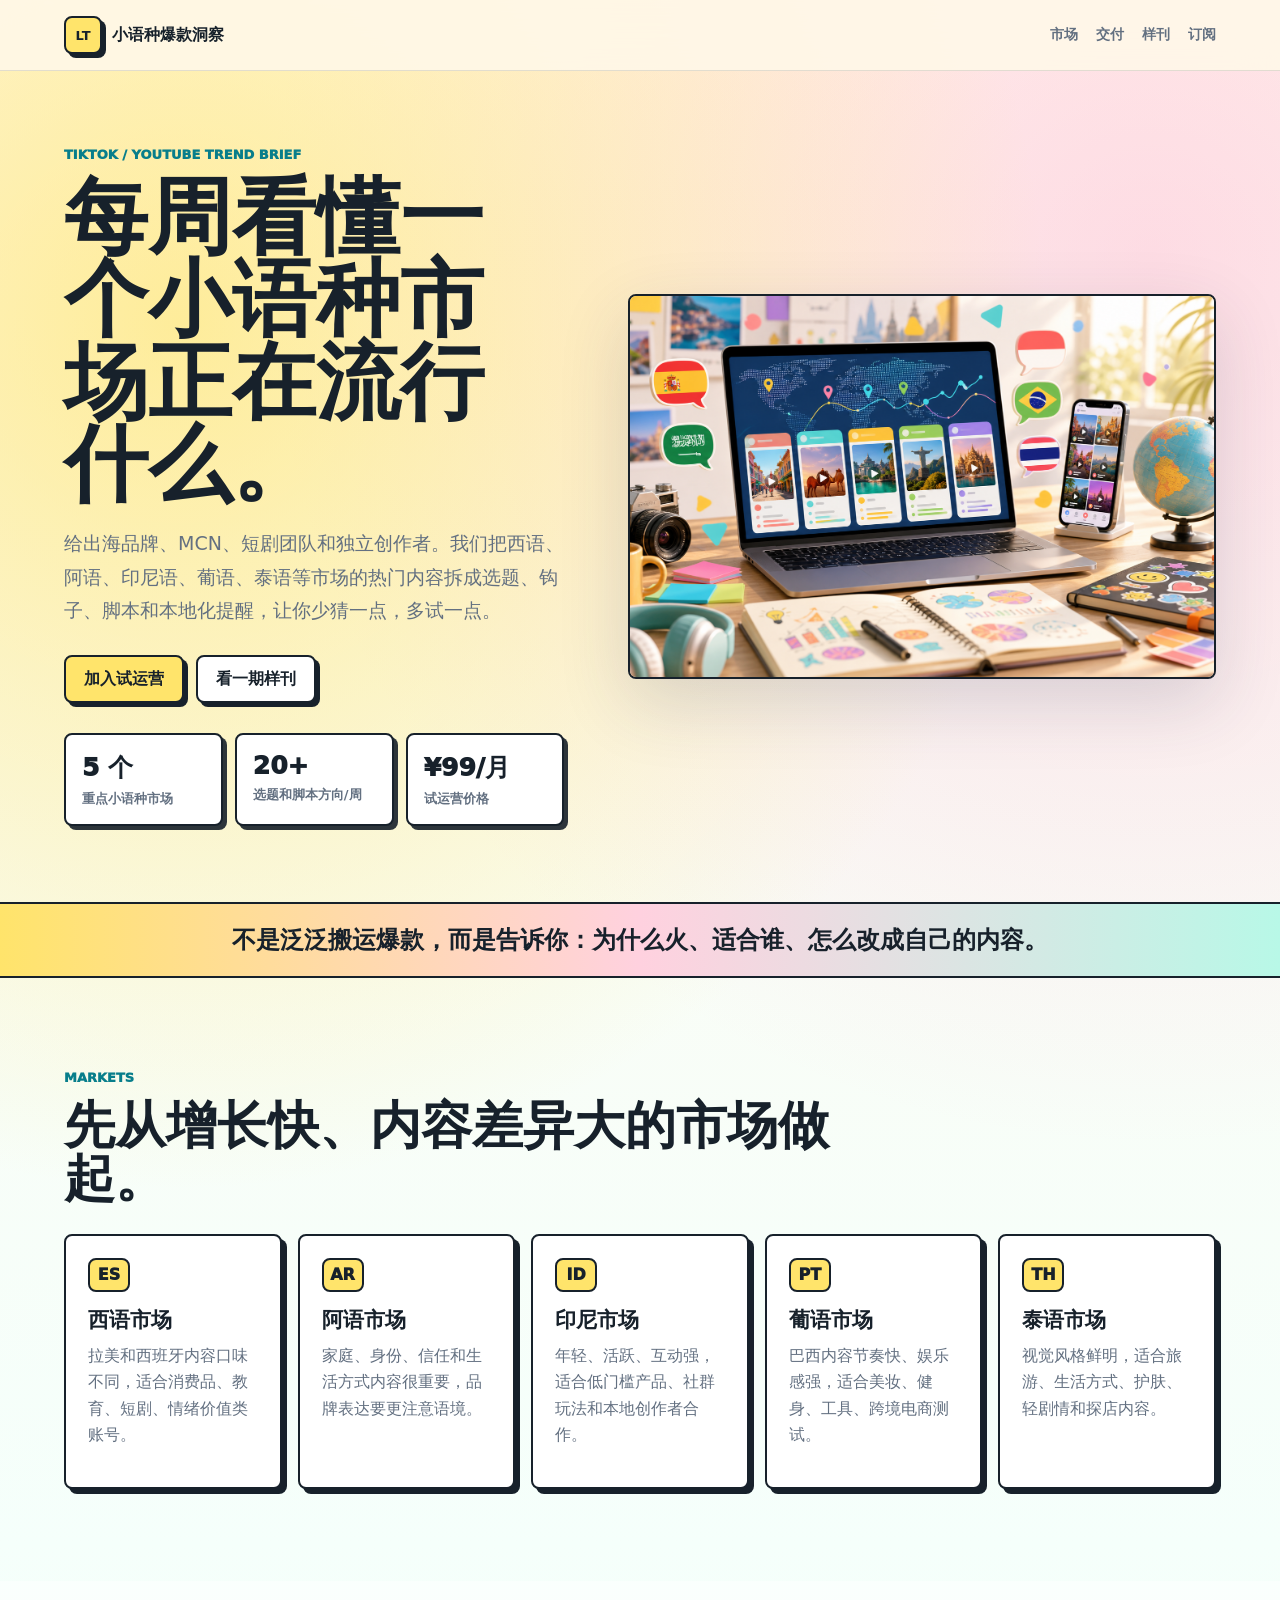
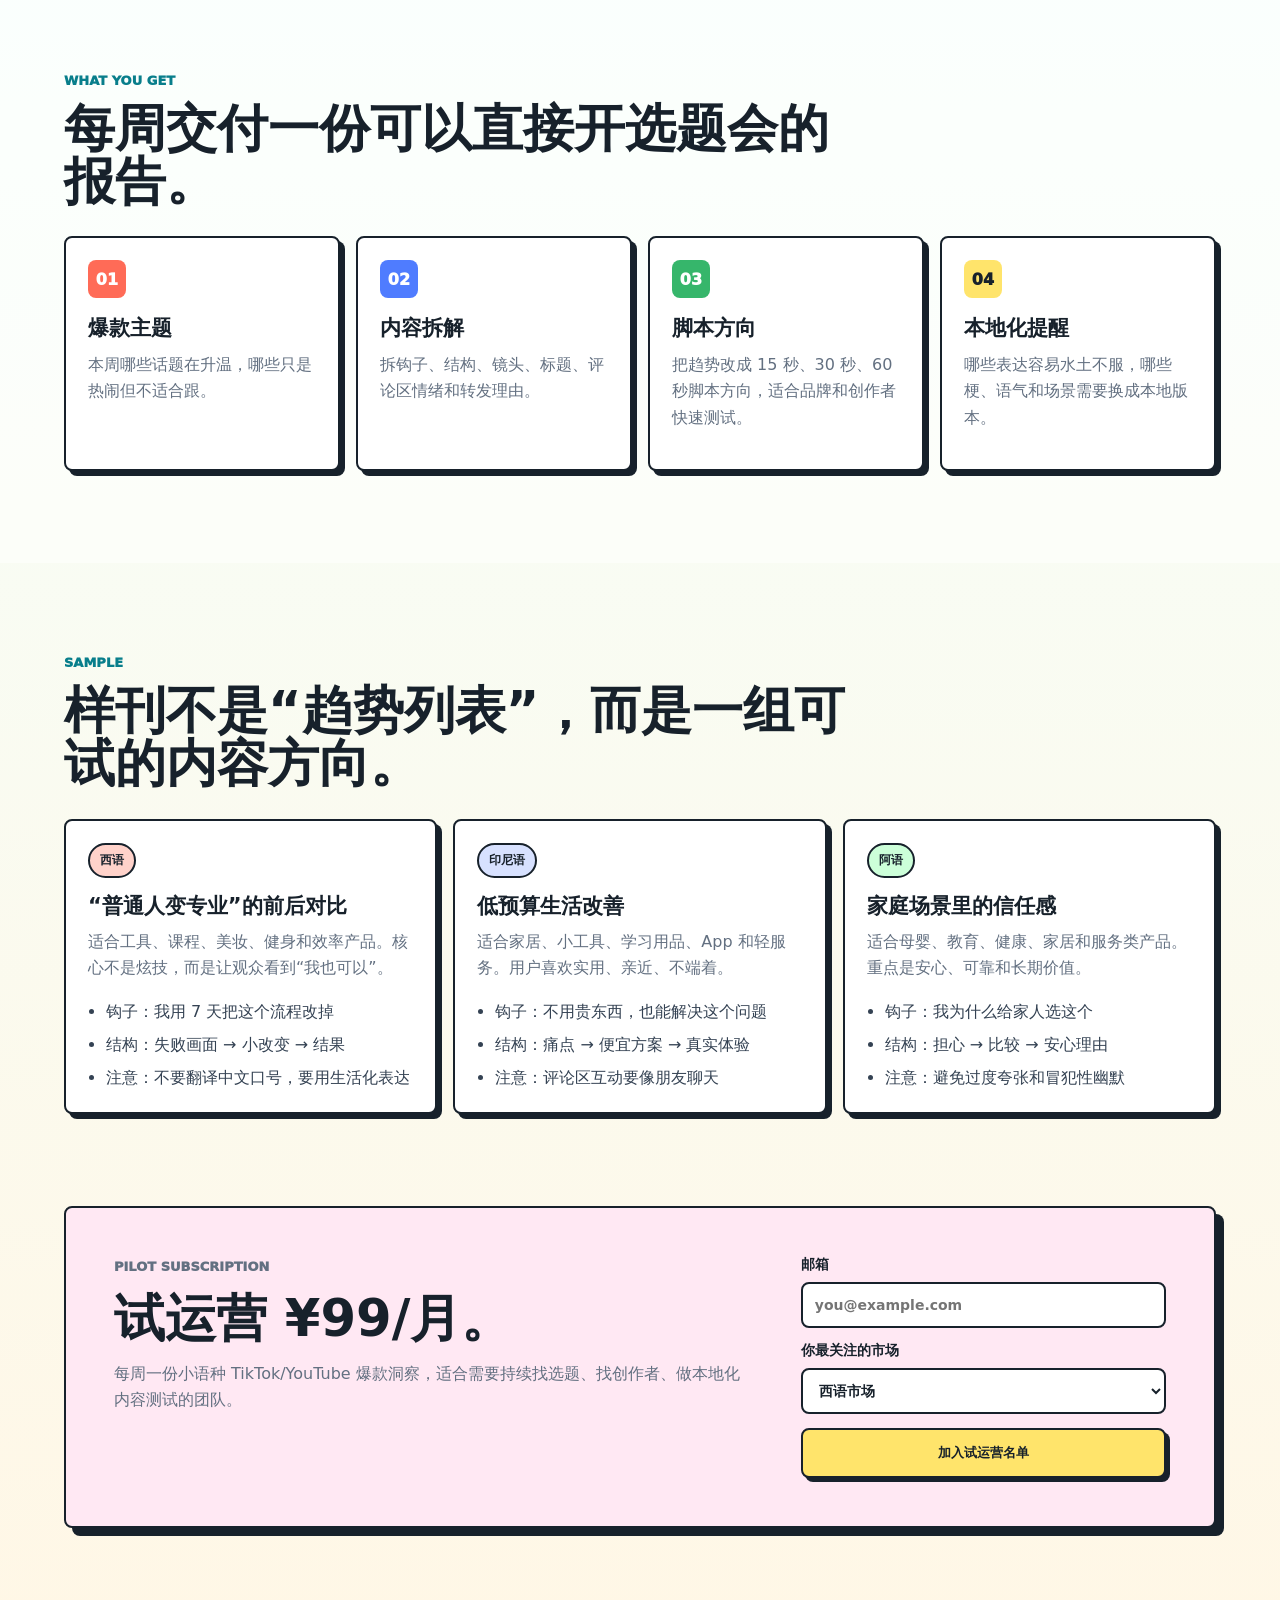
<file: index.html>
<!doctype html>
<html lang="zh-CN">
  <head>
    <meta charset="utf-8">
    <meta name="viewport" content="width=device-width, initial-scale=1">
    <title>小语种爆款洞察</title>
    <meta name="description" content="面向出海品牌、MCN、短剧团队和独立创作者的小语种 TikTok/YouTube 趋势订阅。">
    <link rel="stylesheet" href="styles.css">
  </head>
  <body>
    <header class="topbar">
      <a class="brand" href="index.html">
        <span class="brand-mark">LT</span>
        <span>小语种爆款洞察</span>
      </a>
      <nav class="nav">
        <a href="#markets">市场</a>
        <a href="#deliverables">交付</a>
        <a href="#sample">样刊</a>
        <a href="#subscribe">订阅</a>
      </nav>
    </header>

    <main>
      <section class="hero trend-hero">
        <div class="hero-copy">
          <p class="eyebrow">TikTok / YouTube Trend Brief</p>
          <h1>每周看懂一个小语种市场正在流行什么。</h1>
          <p class="lede">
            给出海品牌、MCN、短剧团队和独立创作者。我们把西语、阿语、印尼语、葡语、泰语等市场的热门内容拆成选题、钩子、脚本和本地化提醒，让你少猜一点，多试一点。
          </p>
          <div class="hero-actions">
            <a class="button primary" href="#subscribe">加入试运营</a>
            <a class="button secondary" href="issue-001.html">看一期样刊</a>
          </div>
          <dl class="metrics">
            <div><dt>5 个</dt><dd>重点小语种市场</dd></div>
            <div><dt>20+</dt><dd>选题和脚本方向/周</dd></div>
            <div><dt>¥99/月</dt><dd>试运营价格</dd></div>
          </dl>
        </div>
        <div class="hero-media">
          <img src="assets/language-trend-hero.png" alt="小语种短视频趋势工作台">
        </div>
      </section>

      <section class="sun-band">
        <p>不是泛泛搬运爆款，而是告诉你：为什么火、适合谁、怎么改成自己的内容。</p>
      </section>

      <section class="section" id="markets">
        <div class="section-heading">
          <p class="eyebrow">Markets</p>
          <h2>先从增长快、内容差异大的市场做起。</h2>
        </div>
        <div class="market-grid">
          <article><span>ES</span><h3>西语市场</h3><p>拉美和西班牙内容口味不同，适合消费品、教育、短剧、情绪价值类账号。</p></article>
          <article><span>AR</span><h3>阿语市场</h3><p>家庭、身份、信任和生活方式内容很重要，品牌表达要更注意语境。</p></article>
          <article><span>ID</span><h3>印尼市场</h3><p>年轻、活跃、互动强，适合低门槛产品、社群玩法和本地创作者合作。</p></article>
          <article><span>PT</span><h3>葡语市场</h3><p>巴西内容节奏快、娱乐感强，适合美妆、健身、工具、跨境电商测试。</p></article>
          <article><span>TH</span><h3>泰语市场</h3><p>视觉风格鲜明，适合旅游、生活方式、护肤、轻剧情和探店内容。</p></article>
        </div>
      </section>

      <section class="section bright" id="deliverables">
        <div class="section-heading">
          <p class="eyebrow">What You Get</p>
          <h2>每周交付一份可以直接开选题会的报告。</h2>
        </div>
        <div class="result-grid">
          <article><span>01</span><h3>爆款主题</h3><p>本周哪些话题在升温，哪些只是热闹但不适合跟。</p></article>
          <article><span>02</span><h3>内容拆解</h3><p>拆钩子、结构、镜头、标题、评论区情绪和转发理由。</p></article>
          <article><span>03</span><h3>脚本方向</h3><p>把趋势改成 15 秒、30 秒、60 秒脚本方向，适合品牌和创作者快速测试。</p></article>
          <article><span>04</span><h3>本地化提醒</h3><p>哪些表达容易水土不服，哪些梗、语气和场景需要换成本地版本。</p></article>
        </div>
      </section>

      <section class="section" id="sample">
        <div class="section-heading">
          <p class="eyebrow">Sample</p>
          <h2>样刊不是“趋势列表”，而是一组可试的内容方向。</h2>
        </div>
        <div class="opportunity-grid">
          <article class="opportunity">
            <span class="tag coral">西语</span>
            <h3>“普通人变专业”的前后对比</h3>
            <p>适合工具、课程、美妆、健身和效率产品。核心不是炫技，而是让观众看到“我也可以”。</p>
            <ul>
              <li>钩子：我用 7 天把这个流程改掉</li>
              <li>结构：失败画面 → 小改变 → 结果</li>
              <li>注意：不要翻译中文口号，要用生活化表达</li>
            </ul>
          </article>
          <article class="opportunity">
            <span class="tag blue">印尼语</span>
            <h3>低预算生活改善</h3>
            <p>适合家居、小工具、学习用品、App 和轻服务。用户喜欢实用、亲近、不端着。</p>
            <ul>
              <li>钩子：不用贵东西，也能解决这个问题</li>
              <li>结构：痛点 → 便宜方案 → 真实体验</li>
              <li>注意：评论区互动要像朋友聊天</li>
            </ul>
          </article>
          <article class="opportunity">
            <span class="tag green">阿语</span>
            <h3>家庭场景里的信任感</h3>
            <p>适合母婴、教育、健康、家居和服务类产品。重点是安心、可靠和长期价值。</p>
            <ul>
              <li>钩子：我为什么给家人选这个</li>
              <li>结构：担心 → 比较 → 安心理由</li>
              <li>注意：避免过度夸张和冒犯性幽默</li>
            </ul>
          </article>
        </div>
      </section>

      <section class="cta trend-cta" id="subscribe">
        <div>
          <p class="eyebrow">Pilot Subscription</p>
          <h2>试运营 ¥99/月。</h2>
          <p>每周一份小语种 TikTok/YouTube 爆款洞察，适合需要持续找选题、找创作者、做本地化内容测试的团队。</p>
        </div>
        <form class="signup">
          <label>邮箱 <input type="email" placeholder="you@example.com"></label>
          <label>你最关注的市场
            <select>
              <option>西语市场</option>
              <option>阿语市场</option>
              <option>印尼语市场</option>
              <option>葡语市场</option>
              <option>泰语市场</option>
              <option>多个市场都想看</option>
            </select>
          </label>
          <button type="button">加入试运营名单</button>
        </form>
      </section>
    </main>
  </body>
</html>
</file>
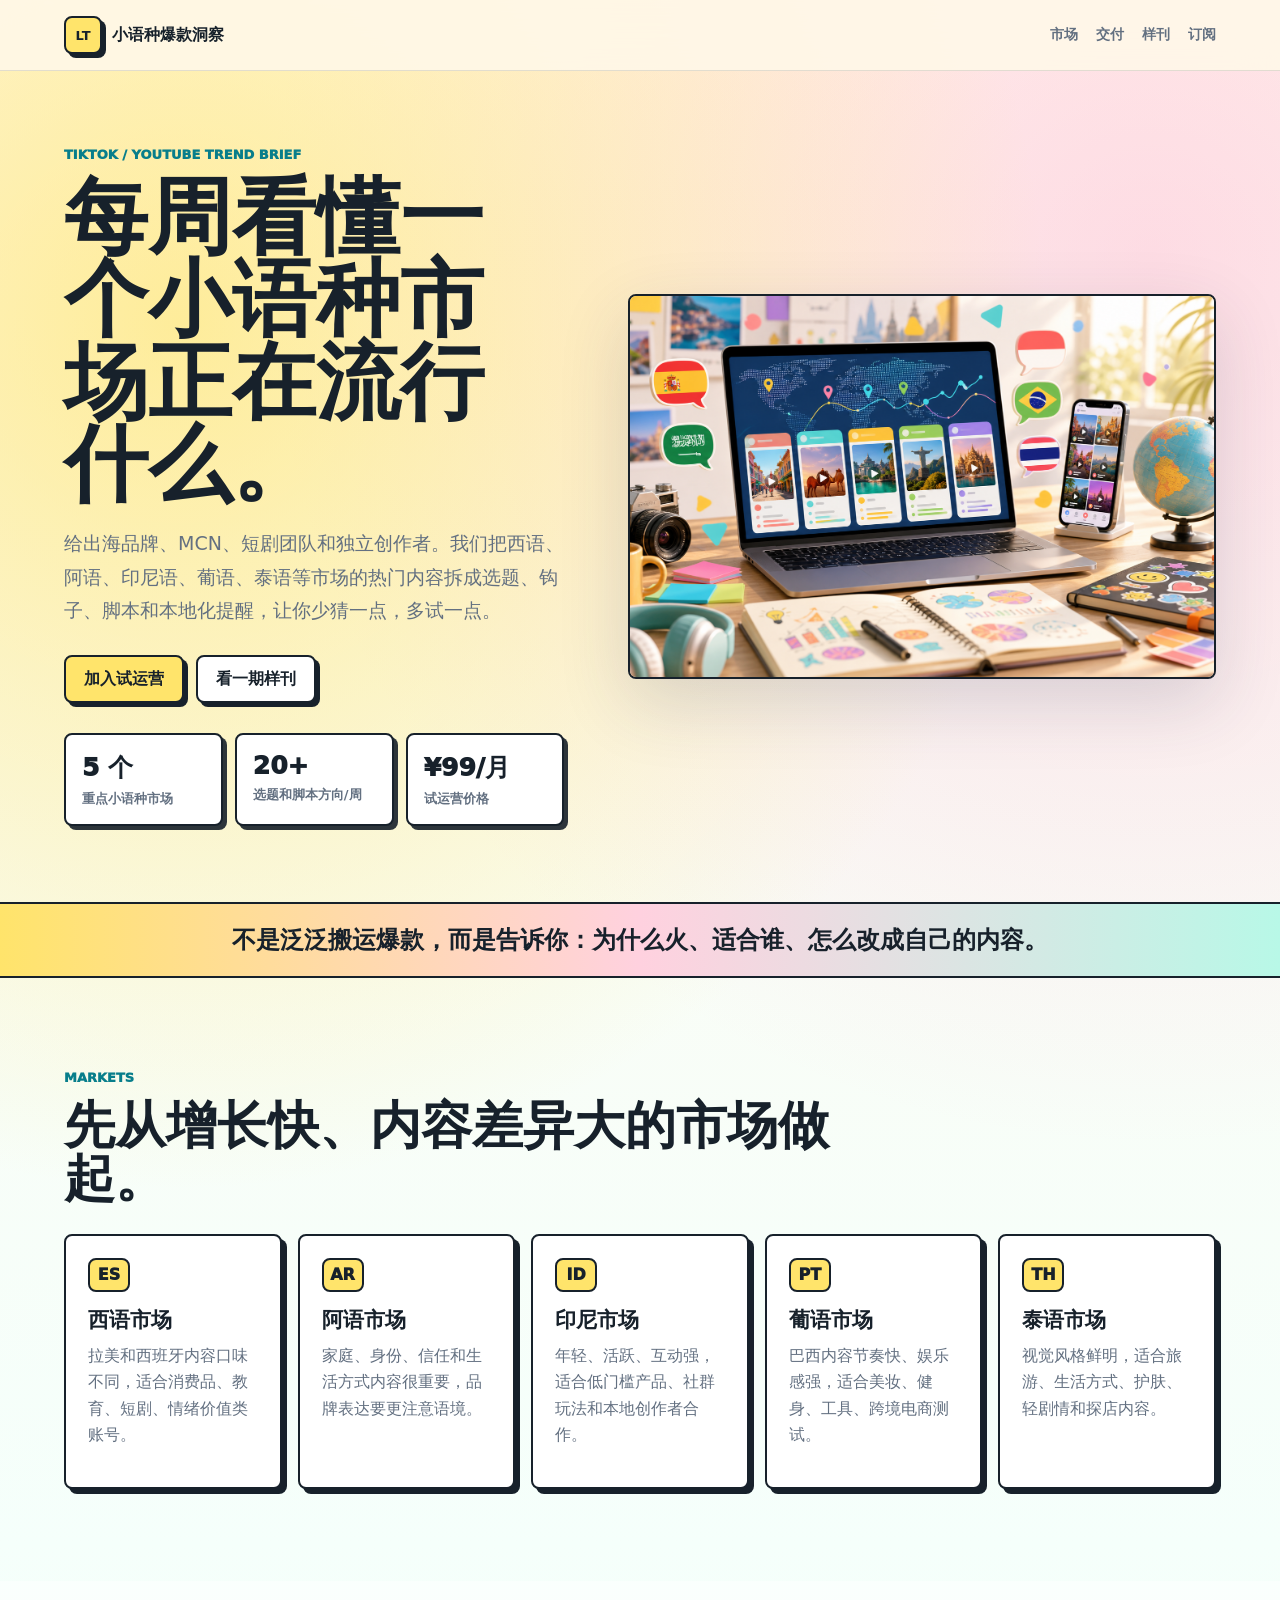
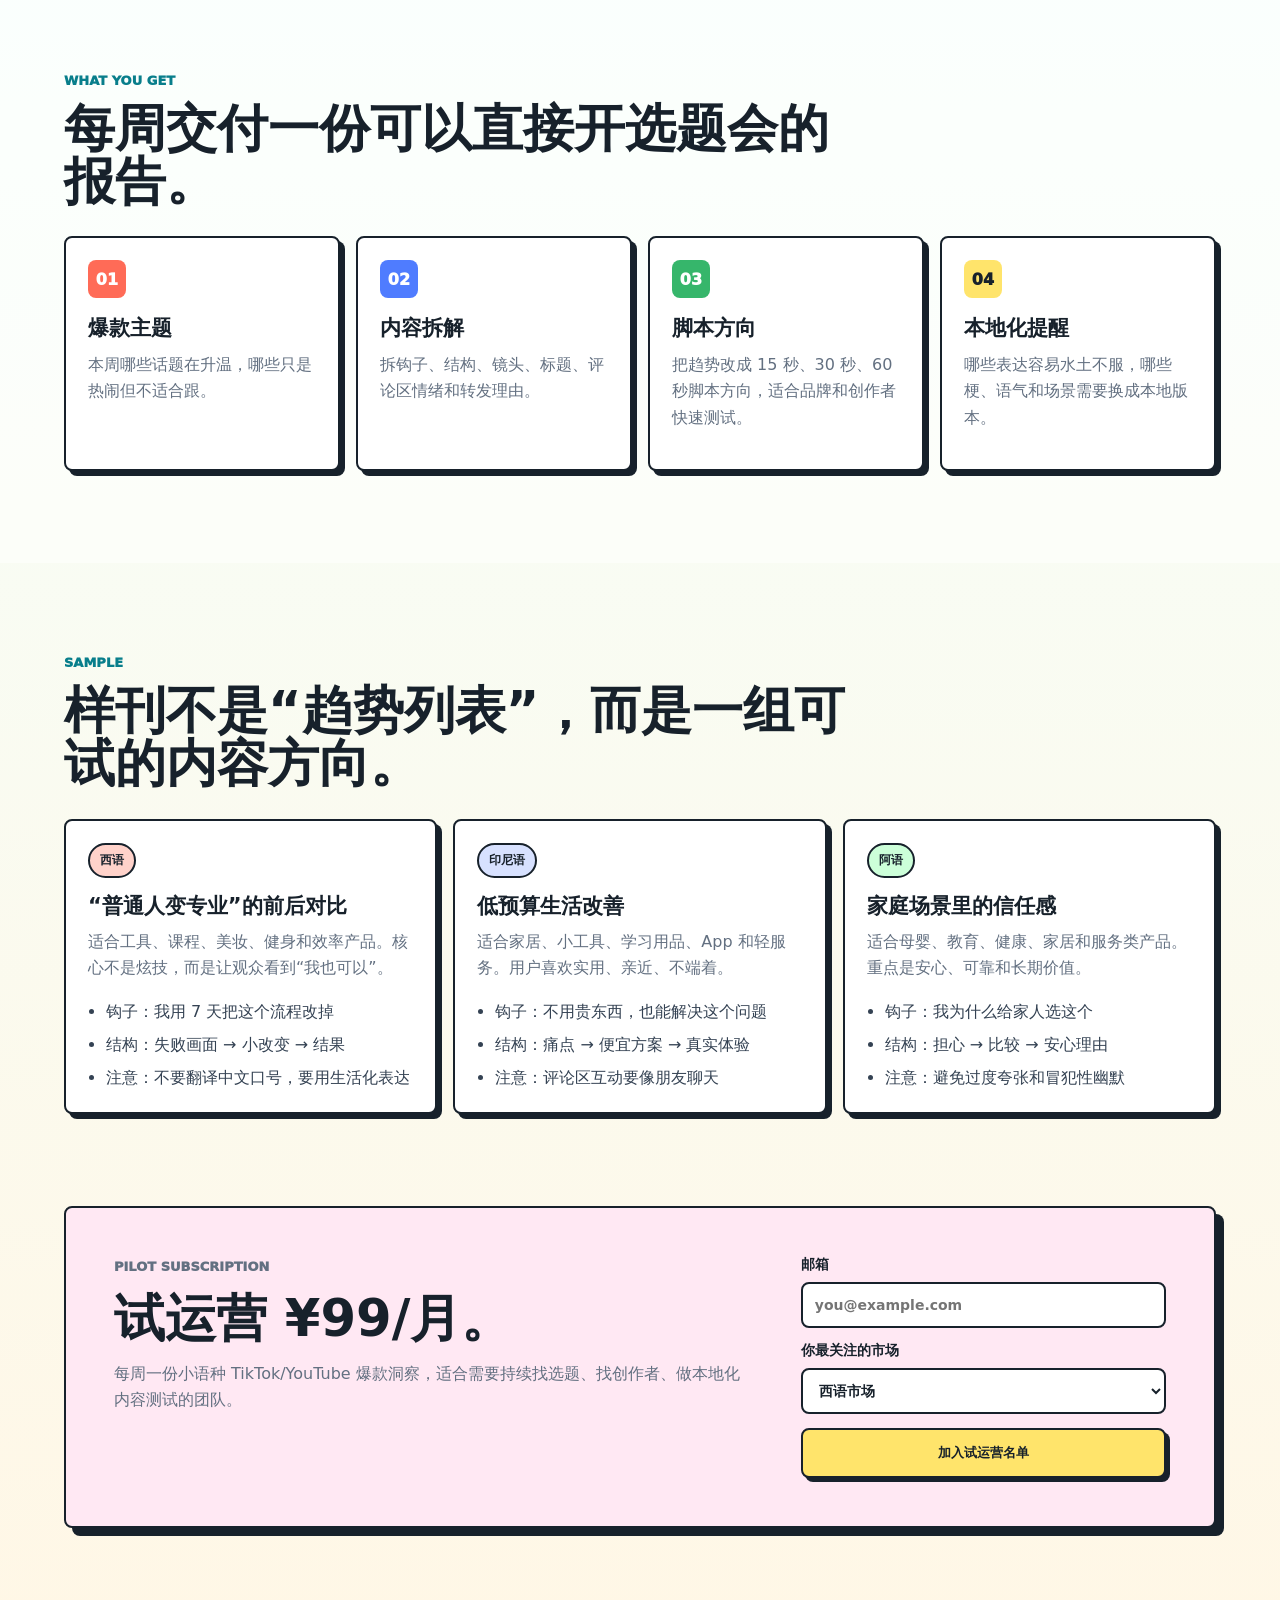
<file: job-radar.html>
<!doctype html>
<html lang="zh-CN">
  <head>
    <meta charset="utf-8">
    <meta http-equiv="refresh" content="0; url=index.html">
    <meta name="viewport" content="width=device-width, initial-scale=1">
    <title>小语种爆款洞察</title>
    <link rel="stylesheet" href="styles.css">
  </head>
  <body>
    <main class="redirect-page">
      <a class="button primary" href="index.html">打开小语种爆款洞察</a>
    </main>
  </body>
</html>
</file>
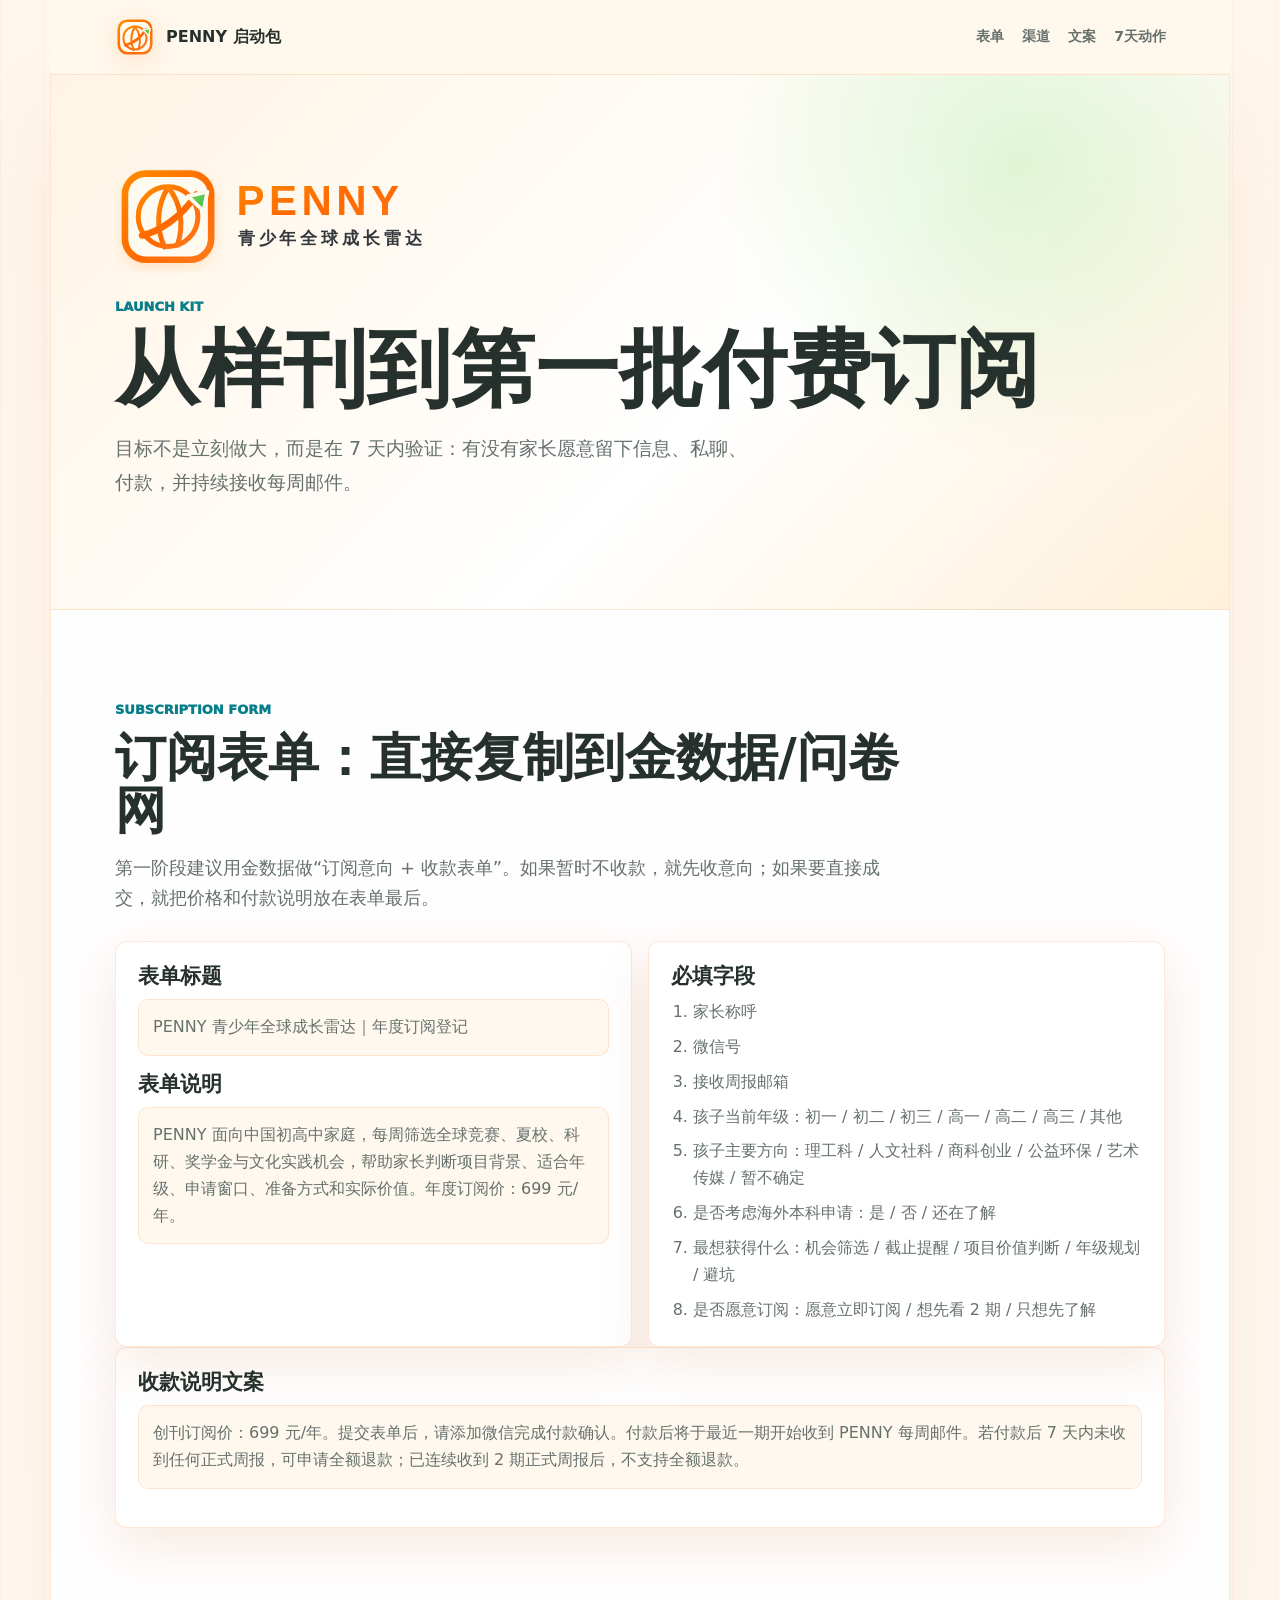
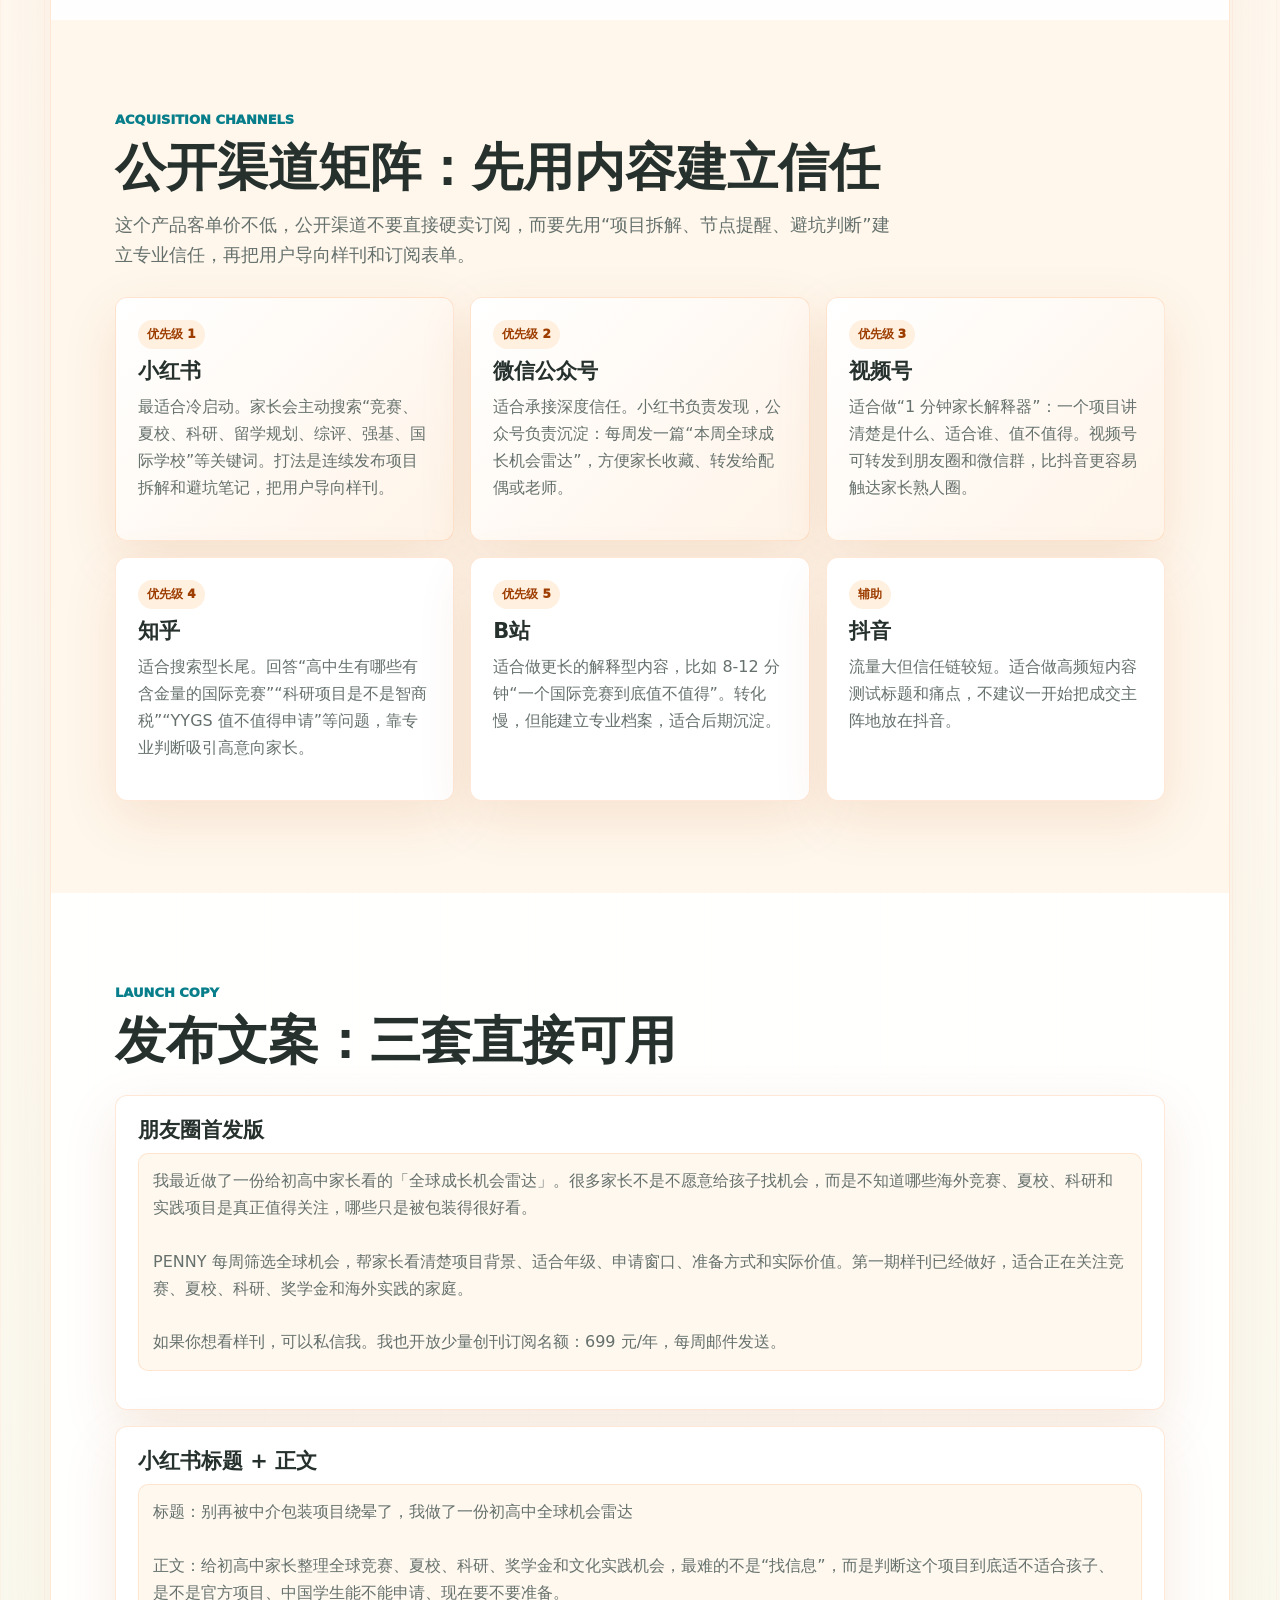
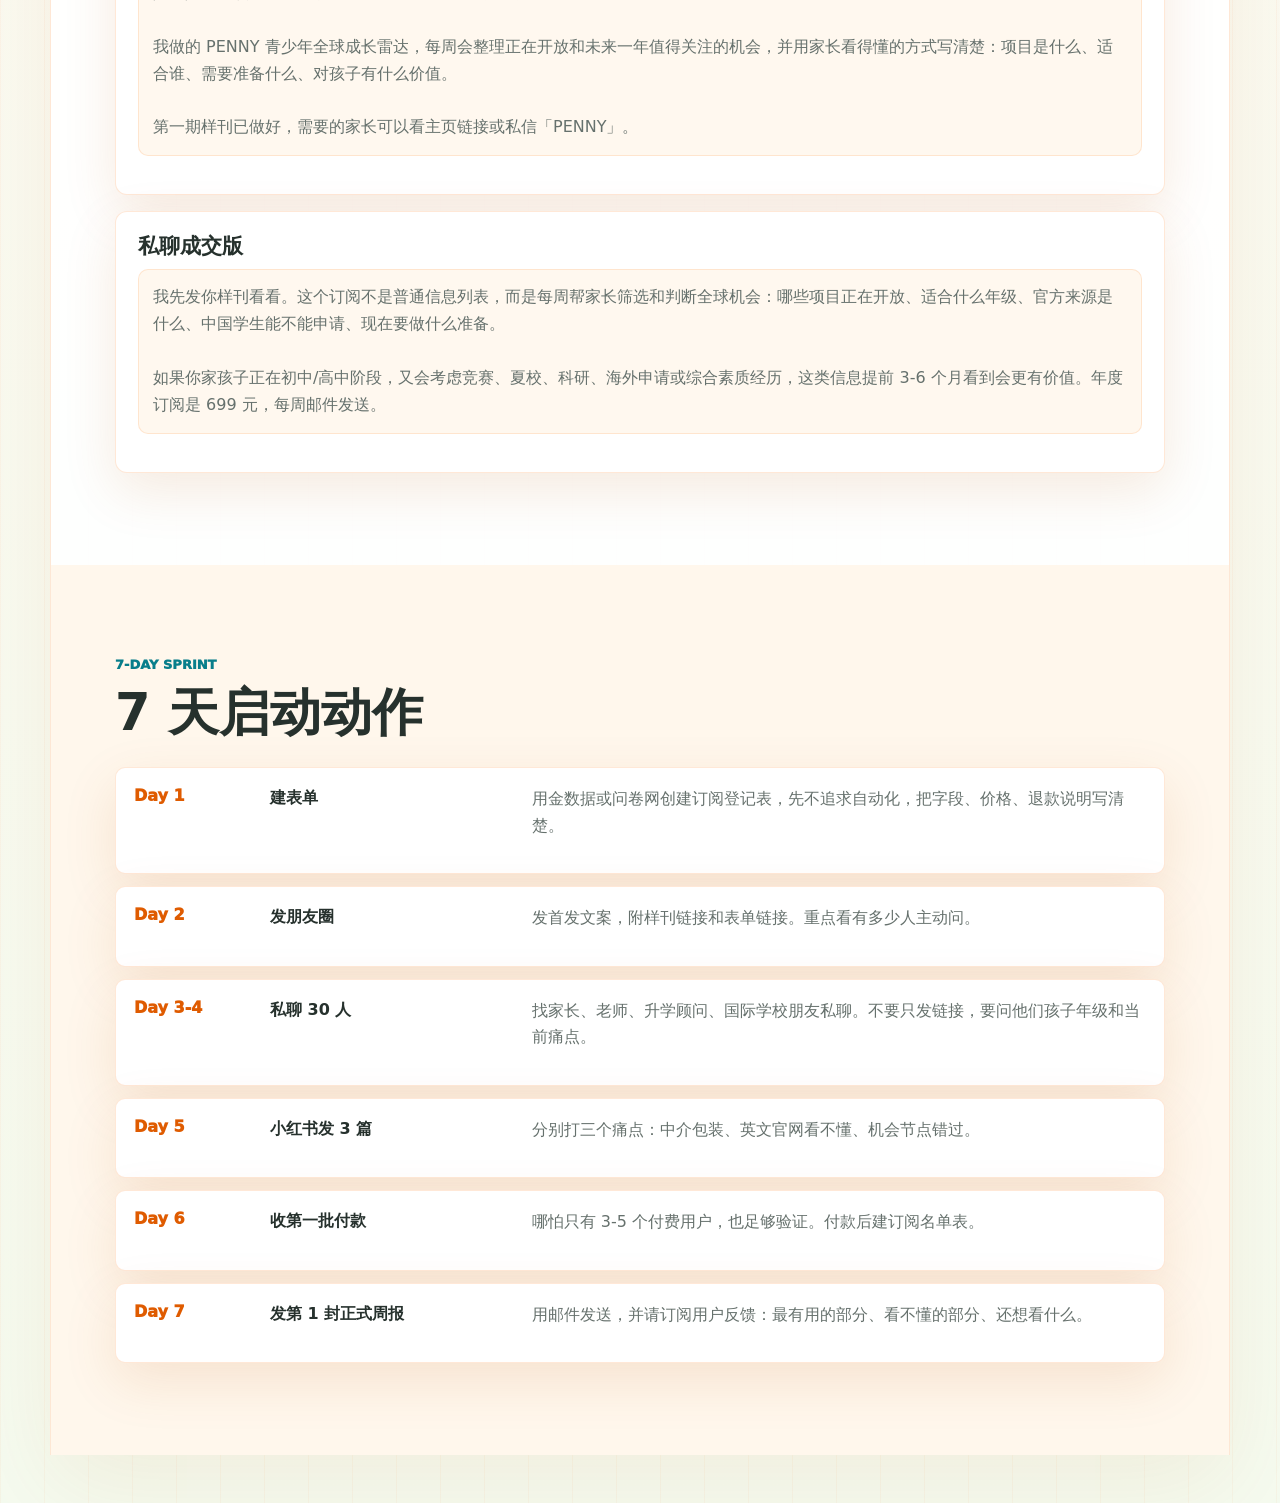
<file: penny-launch-kit.html>
<!doctype html>
<html lang="zh-CN">
  <head>
    <meta charset="utf-8">
    <meta name="viewport" content="width=device-width, initial-scale=1">
    <title>PENNY 启动包：表单、文案与渠道</title>
    <link rel="stylesheet" href="styles.css">
  </head>
  <body class="penny-body launch-body">
    <header class="topbar penny-topbar">
      <a class="brand" href="penny-radar.html">
        <img class="penny-nav-logo" src="assets/penny-logo-mark.svg" alt="PENNY">
        <span>PENNY 启动包</span>
      </a>
      <nav class="nav">
        <a href="#form">表单</a>
        <a href="#channels">渠道</a>
        <a href="#copy">文案</a>
        <a href="#week">7天动作</a>
      </nav>
    </header>

    <main class="launch-main">
      <section class="launch-hero">
        <img class="launch-logo" src="assets/penny-logo-full.svg" alt="PENNY 青少年全球成长雷达">
        <p class="eyebrow">Launch Kit</p>
        <h1>从样刊到第一批付费订阅</h1>
        <p class="lede">目标不是立刻做大，而是在 7 天内验证：有没有家长愿意留下信息、私聊、付款，并持续接收每周邮件。</p>
      </section>

      <section class="section launch-section" id="form">
        <div class="section-heading">
          <p class="eyebrow">Subscription Form</p>
          <h2>订阅表单：直接复制到金数据/问卷网</h2>
          <p>第一阶段建议用金数据做“订阅意向 + 收款表单”。如果暂时不收款，就先收意向；如果要直接成交，就把价格和付款说明放在表单最后。</p>
        </div>
        <div class="launch-card-grid two">
          <article class="launch-card">
            <h3>表单标题</h3>
            <p class="copy-block">PENNY 青少年全球成长雷达｜年度订阅登记</p>
            <h3>表单说明</h3>
            <p class="copy-block">PENNY 面向中国初高中家庭，每周筛选全球竞赛、夏校、科研、奖学金与文化实践机会，帮助家长判断项目背景、适合年级、申请窗口、准备方式和实际价值。年度订阅价：699 元/年。</p>
          </article>
          <article class="launch-card">
            <h3>必填字段</h3>
            <ol class="launch-list">
              <li>家长称呼</li>
              <li>微信号</li>
              <li>接收周报邮箱</li>
              <li>孩子当前年级：初一 / 初二 / 初三 / 高一 / 高二 / 高三 / 其他</li>
              <li>孩子主要方向：理工科 / 人文社科 / 商科创业 / 公益环保 / 艺术传媒 / 暂不确定</li>
              <li>是否考虑海外本科申请：是 / 否 / 还在了解</li>
              <li>最想获得什么：机会筛选 / 截止提醒 / 项目价值判断 / 年级规划 / 避坑</li>
              <li>是否愿意订阅：愿意立即订阅 / 想先看 2 期 / 只想先了解</li>
            </ol>
          </article>
        </div>
        <div class="launch-card">
          <h3>收款说明文案</h3>
          <p class="copy-block">创刊订阅价：699 元/年。提交表单后，请添加微信完成付款确认。付款后将于最近一期开始收到 PENNY 每周邮件。若付款后 7 天内未收到任何正式周报，可申请全额退款；已连续收到 2 期正式周报后，不支持全额退款。</p>
        </div>
      </section>

      <section class="section launch-section soft" id="channels">
        <div class="section-heading">
          <p class="eyebrow">Acquisition Channels</p>
          <h2>公开渠道矩阵：先用内容建立信任</h2>
          <p>这个产品客单价不低，公开渠道不要直接硬卖订阅，而要先用“项目拆解、节点提醒、避坑判断”建立专业信任，再把用户导向样刊和订阅表单。</p>
        </div>
        <div class="channel-grid">
          <article class="launch-card priority">
            <span>优先级 1</span>
            <h3>小红书</h3>
            <p>最适合冷启动。家长会主动搜索“竞赛、夏校、科研、留学规划、综评、强基、国际学校”等关键词。打法是连续发布项目拆解和避坑笔记，把用户导向样刊。</p>
          </article>
          <article class="launch-card priority">
            <span>优先级 2</span>
            <h3>微信公众号</h3>
            <p>适合承接深度信任。小红书负责发现，公众号负责沉淀：每周发一篇“本周全球成长机会雷达”，方便家长收藏、转发给配偶或老师。</p>
          </article>
          <article class="launch-card priority">
            <span>优先级 3</span>
            <h3>视频号</h3>
            <p>适合做“1 分钟家长解释器”：一个项目讲清楚是什么、适合谁、值不值得。视频号可转发到朋友圈和微信群，比抖音更容易触达家长熟人圈。</p>
          </article>
          <article class="launch-card">
            <span>优先级 4</span>
            <h3>知乎</h3>
            <p>适合搜索型长尾。回答“高中生有哪些有含金量的国际竞赛”“科研项目是不是智商税”“YYGS 值不值得申请”等问题，靠专业判断吸引高意向家长。</p>
          </article>
          <article class="launch-card">
            <span>优先级 5</span>
            <h3>B站</h3>
            <p>适合做更长的解释型内容，比如 8-12 分钟“一个国际竞赛到底值不值得”。转化慢，但能建立专业档案，适合后期沉淀。</p>
          </article>
          <article class="launch-card">
            <span>辅助</span>
            <h3>抖音</h3>
            <p>流量大但信任链较短。适合做高频短内容测试标题和痛点，不建议一开始把成交主阵地放在抖音。</p>
          </article>
        </div>
      </section>

      <section class="section launch-section" id="copy">
        <div class="section-heading">
          <p class="eyebrow">Launch Copy</p>
          <h2>发布文案：三套直接可用</h2>
        </div>
        <div class="launch-copy-stack">
          <article class="launch-card">
            <h3>朋友圈首发版</h3>
            <p class="copy-block">我最近做了一份给初高中家长看的「全球成长机会雷达」。很多家长不是不愿意给孩子找机会，而是不知道哪些海外竞赛、夏校、科研和实践项目是真正值得关注，哪些只是被包装得很好看。<br><br>PENNY 每周筛选全球机会，帮家长看清楚项目背景、适合年级、申请窗口、准备方式和实际价值。第一期样刊已经做好，适合正在关注竞赛、夏校、科研、奖学金和海外实践的家庭。<br><br>如果你想看样刊，可以私信我。我也开放少量创刊订阅名额：699 元/年，每周邮件发送。</p>
          </article>
          <article class="launch-card">
            <h3>小红书标题 + 正文</h3>
            <p class="copy-block">标题：别再被中介包装项目绕晕了，我做了一份初高中全球机会雷达<br><br>正文：给初高中家长整理全球竞赛、夏校、科研、奖学金和文化实践机会，最难的不是“找信息”，而是判断这个项目到底适不适合孩子、是不是官方项目、中国学生能不能申请、现在要不要准备。<br><br>我做的 PENNY 青少年全球成长雷达，每周会整理正在开放和未来一年值得关注的机会，并用家长看得懂的方式写清楚：项目是什么、适合谁、需要准备什么、对孩子有什么价值。<br><br>第一期样刊已做好，需要的家长可以看主页链接或私信「PENNY」。</p>
          </article>
          <article class="launch-card">
            <h3>私聊成交版</h3>
            <p class="copy-block">我先发你样刊看看。这个订阅不是普通信息列表，而是每周帮家长筛选和判断全球机会：哪些项目正在开放、适合什么年级、官方来源是什么、中国学生能不能申请、现在要做什么准备。<br><br>如果你家孩子正在初中/高中阶段，又会考虑竞赛、夏校、科研、海外申请或综合素质经历，这类信息提前 3-6 个月看到会更有价值。年度订阅是 699 元，每周邮件发送。</p>
          </article>
        </div>
      </section>

      <section class="section launch-section soft" id="week">
        <div class="section-heading">
          <p class="eyebrow">7-Day Sprint</p>
          <h2>7 天启动动作</h2>
        </div>
        <div class="deadline-list">
          <div><span>Day 1</span><b>建表单</b><p>用金数据或问卷网创建订阅登记表，先不追求自动化，把字段、价格、退款说明写清楚。</p></div>
          <div><span>Day 2</span><b>发朋友圈</b><p>发首发文案，附样刊链接和表单链接。重点看有多少人主动问。</p></div>
          <div><span>Day 3-4</span><b>私聊 30 人</b><p>找家长、老师、升学顾问、国际学校朋友私聊。不要只发链接，要问他们孩子年级和当前痛点。</p></div>
          <div><span>Day 5</span><b>小红书发 3 篇</b><p>分别打三个痛点：中介包装、英文官网看不懂、机会节点错过。</p></div>
          <div><span>Day 6</span><b>收第一批付款</b><p>哪怕只有 3-5 个付费用户，也足够验证。付款后建订阅名单表。</p></div>
          <div><span>Day 7</span><b>发第 1 封正式周报</b><p>用邮件发送，并请订阅用户反馈：最有用的部分、看不懂的部分、还想看什么。</p></div>
        </div>
      </section>
    </main>
  </body>
</html>
</file>
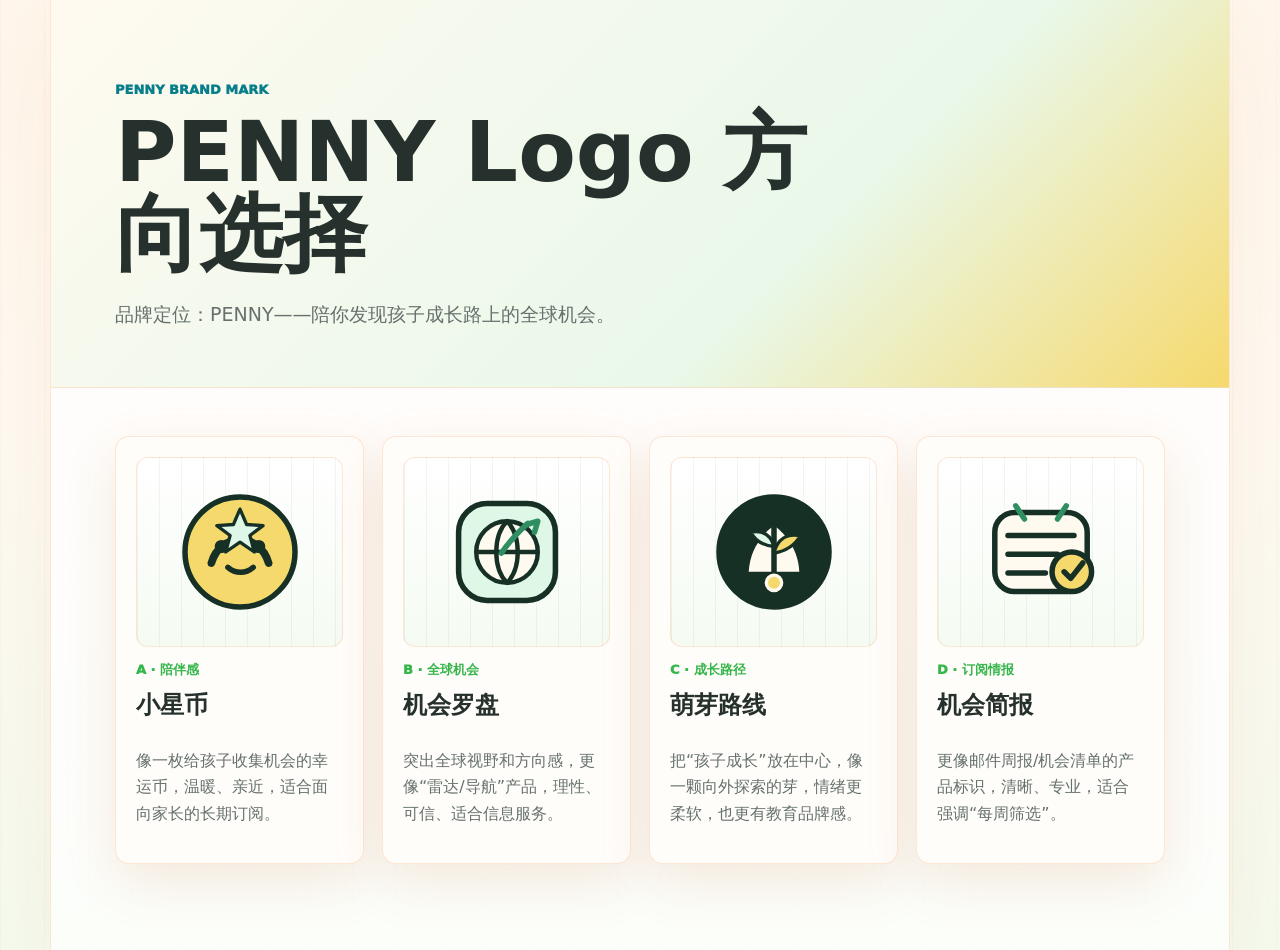
<file: penny-logo-options.html>
<!doctype html>
<html lang="zh-CN">
  <head>
    <meta charset="utf-8">
    <meta name="viewport" content="width=device-width, initial-scale=1">
    <title>PENNY Logo 方向选择</title>
    <link rel="stylesheet" href="styles.css">
  </head>
  <body class="penny-body logo-option-body">
    <main class="logo-option-main">
      <section class="logo-option-hero">
        <p class="eyebrow">PENNY Brand Mark</p>
        <h1>PENNY Logo 方向选择</h1>
        <p class="lede">品牌定位：PENNY——陪你发现孩子成长路上的全球机会。</p>
      </section>

      <section class="logo-option-grid">
        <article class="logo-option-card">
          <div class="logo-showcase">
            <svg class="penny-svg-logo" viewBox="0 0 120 120" role="img" aria-label="PENNY logo option A">
              <circle cx="60" cy="60" r="50" fill="#f6d96d" stroke="#173026" stroke-width="5"/>
              <path d="M34 70 C42 42, 78 42, 86 70" fill="none" stroke="#173026" stroke-width="7" stroke-linecap="round"/>
              <circle cx="43" cy="55" r="6" fill="#173026"/>
              <circle cx="77" cy="55" r="6" fill="#173026"/>
              <path d="M49 74 C56 80, 65 80, 72 74" fill="none" stroke="#173026" stroke-width="5" stroke-linecap="round"/>
              <path d="M60 21 L66 35 L81 36 L69 45 L73 60 L60 51 L47 60 L51 45 L39 36 L54 35 Z" fill="#dff7e7" stroke="#173026" stroke-width="3" stroke-linejoin="round"/>
            </svg>
          </div>
          <span class="logo-option-label">A · 陪伴感</span>
          <h2>小星币</h2>
          <p>像一枚给孩子收集机会的幸运币，温暖、亲近，适合面向家长的长期订阅。</p>
        </article>

        <article class="logo-option-card">
          <div class="logo-showcase">
            <svg class="penny-svg-logo" viewBox="0 0 120 120" role="img" aria-label="PENNY logo option B">
              <rect x="16" y="16" width="88" height="88" rx="26" fill="#dff7e7" stroke="#173026" stroke-width="5"/>
              <circle cx="60" cy="60" r="28" fill="#fffaf0" stroke="#173026" stroke-width="4"/>
              <path d="M34 60 H86 M60 32 C47 45, 47 75, 60 88 M60 32 C73 45, 73 75, 60 88" fill="none" stroke="#173026" stroke-width="4" stroke-linecap="round"/>
              <path d="M78 35 L88 32 L85 42" fill="none" stroke="#2f8f62" stroke-width="5" stroke-linecap="round" stroke-linejoin="round"/>
              <path d="M79 34 C69 43, 62 50, 55 61" fill="none" stroke="#2f8f62" stroke-width="5" stroke-linecap="round"/>
            </svg>
          </div>
          <span class="logo-option-label">B · 全球机会</span>
          <h2>机会罗盘</h2>
          <p>突出全球视野和方向感，更像“雷达/导航”产品，理性、可信、适合信息服务。</p>
        </article>

        <article class="logo-option-card">
          <div class="logo-showcase">
            <svg class="penny-svg-logo" viewBox="0 0 120 120" role="img" aria-label="PENNY logo option C">
              <circle cx="60" cy="60" r="50" fill="#173026" stroke="#173026" stroke-width="5"/>
              <path d="M37 78 C38 58, 49 44, 60 36 C71 44, 82 58, 83 78" fill="#fffaf0"/>
              <path d="M60 36 V84" stroke="#173026" stroke-width="5" stroke-linecap="round"/>
              <path d="M60 55 C50 54, 43 50, 39 42 C50 40, 57 44, 60 55 Z" fill="#dff7e7" stroke="#173026" stroke-width="3"/>
              <path d="M60 61 C72 59, 79 54, 84 45 C72 43, 63 48, 60 61 Z" fill="#f6d96d" stroke="#173026" stroke-width="3"/>
              <circle cx="60" cy="88" r="7" fill="#f6d96d" stroke="#fffaf0" stroke-width="3"/>
            </svg>
          </div>
          <span class="logo-option-label">C · 成长路径</span>
          <h2>萌芽路线</h2>
          <p>把“孩子成长”放在中心，像一颗向外探索的芽，情绪更柔软，也更有教育品牌感。</p>
        </article>

        <article class="logo-option-card">
          <div class="logo-showcase">
            <svg class="penny-svg-logo" viewBox="0 0 120 120" role="img" aria-label="PENNY logo option D">
              <rect x="18" y="24" width="84" height="72" rx="18" fill="#fffaf0" stroke="#173026" stroke-width="5"/>
              <path d="M30 45 H90 M30 62 H75 M30 79 H64" stroke="#173026" stroke-width="5" stroke-linecap="round"/>
              <circle cx="88" cy="78" r="18" fill="#f6d96d" stroke="#173026" stroke-width="5"/>
              <path d="M81 78 L87 84 L98 70" fill="none" stroke="#173026" stroke-width="5" stroke-linecap="round" stroke-linejoin="round"/>
              <path d="M37 18 L45 30 M83 18 L75 30" stroke="#2f8f62" stroke-width="5" stroke-linecap="round"/>
            </svg>
          </div>
          <span class="logo-option-label">D · 订阅情报</span>
          <h2>机会简报</h2>
          <p>更像邮件周报/机会清单的产品标识，清晰、专业，适合强调“每周筛选”。</p>
        </article>
      </section>
    </main>
  </body>
</html>
</file>
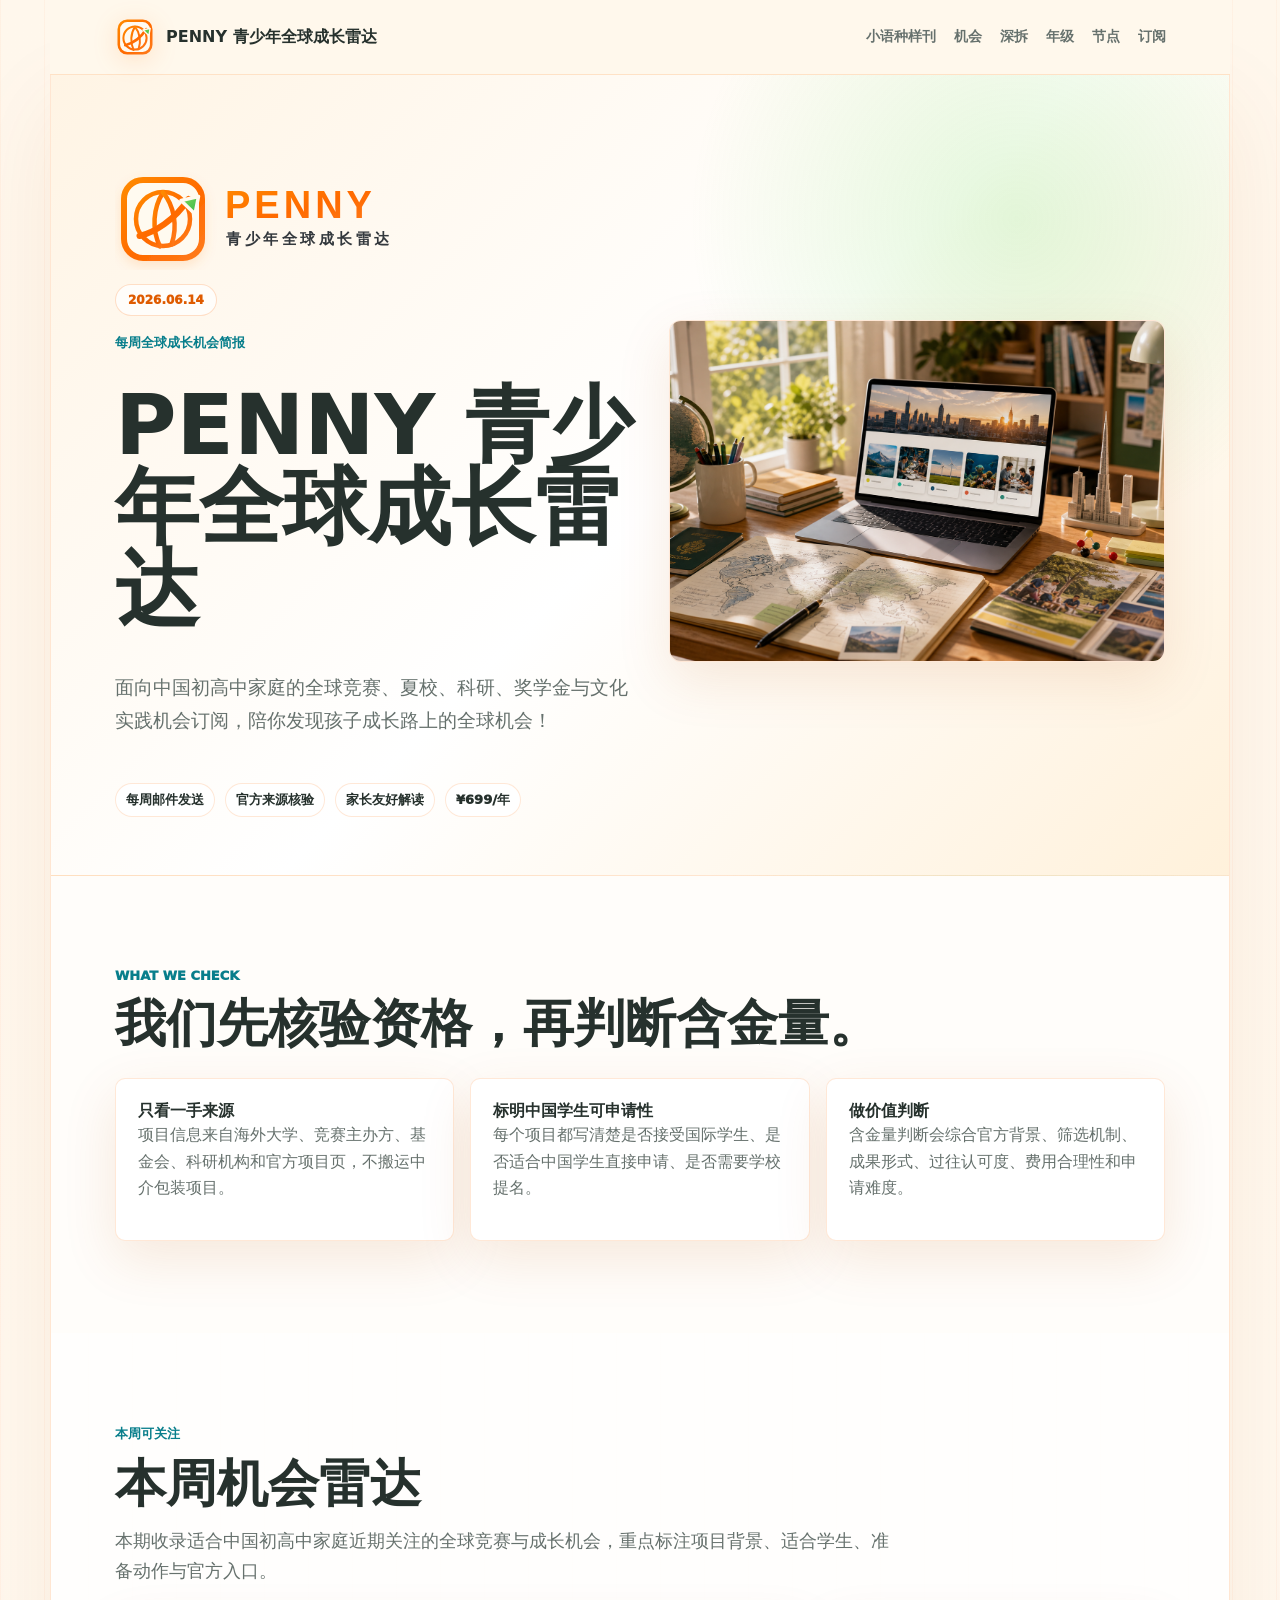
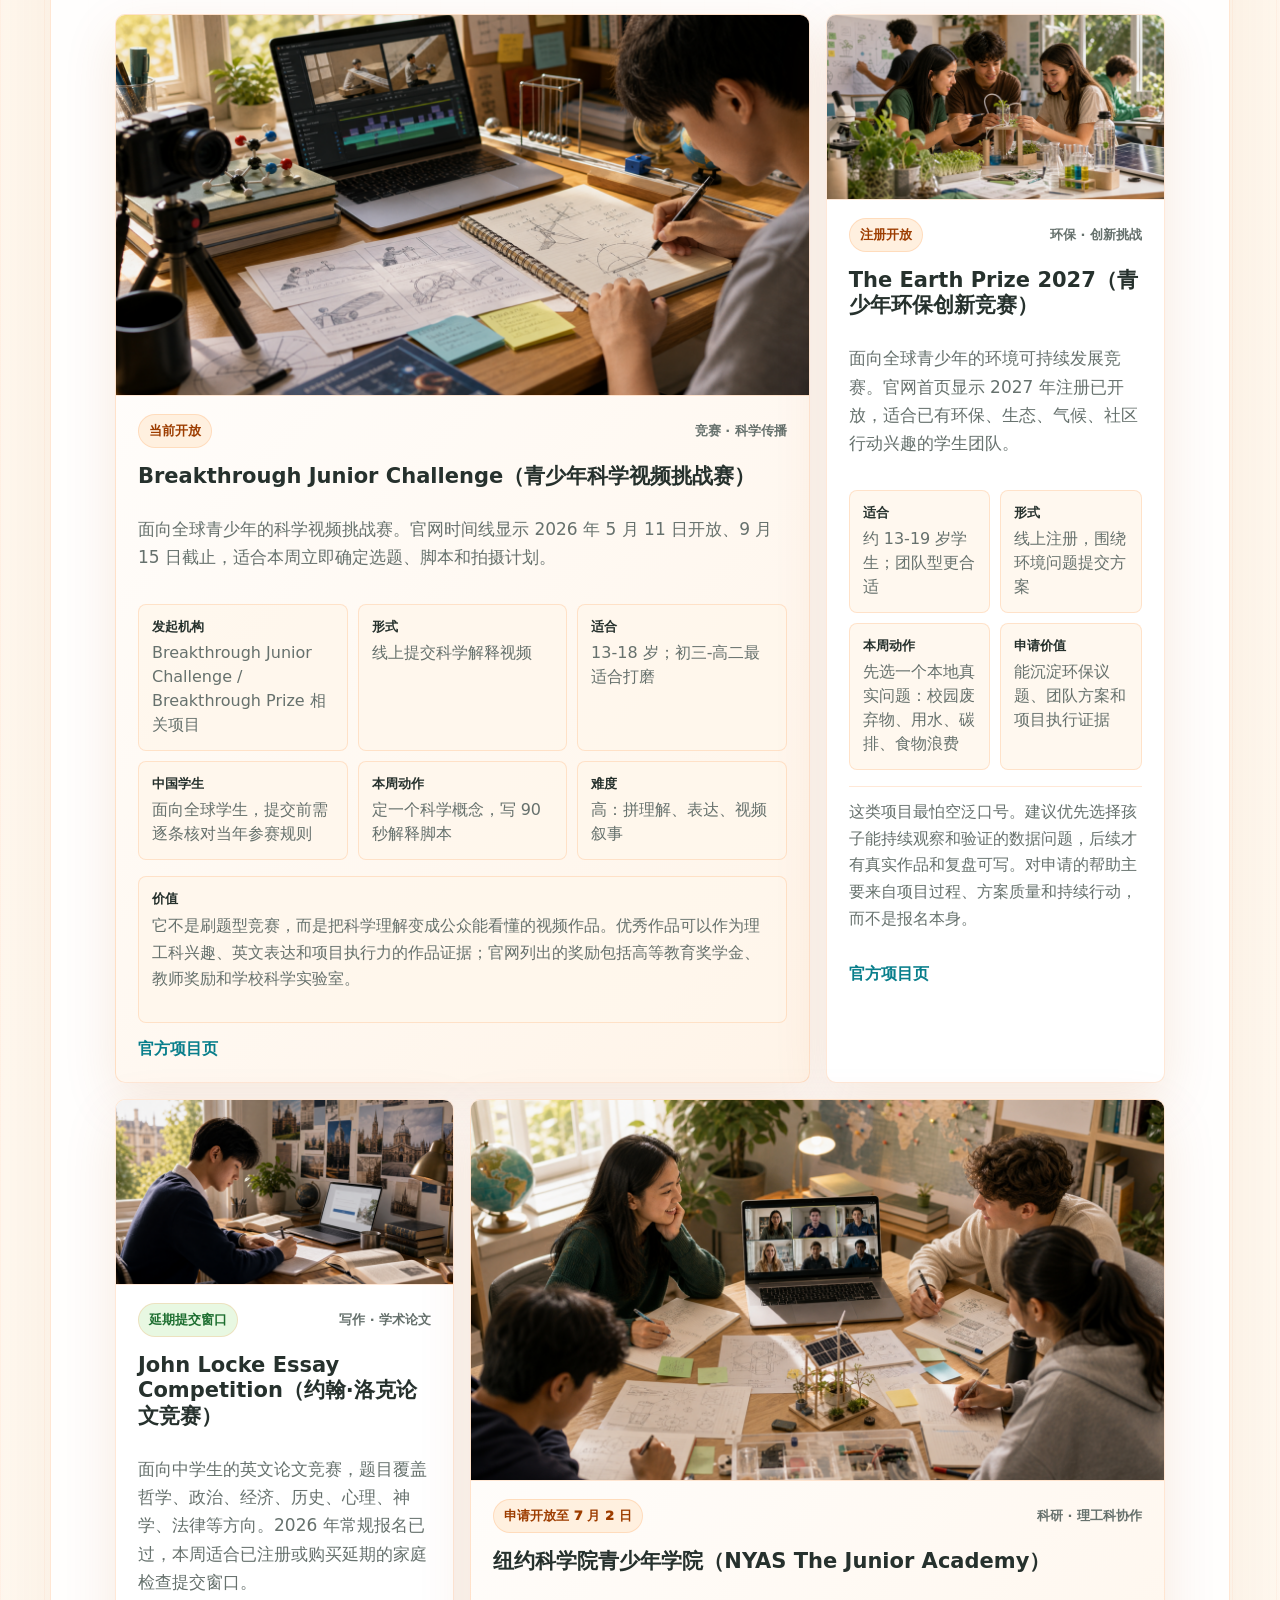
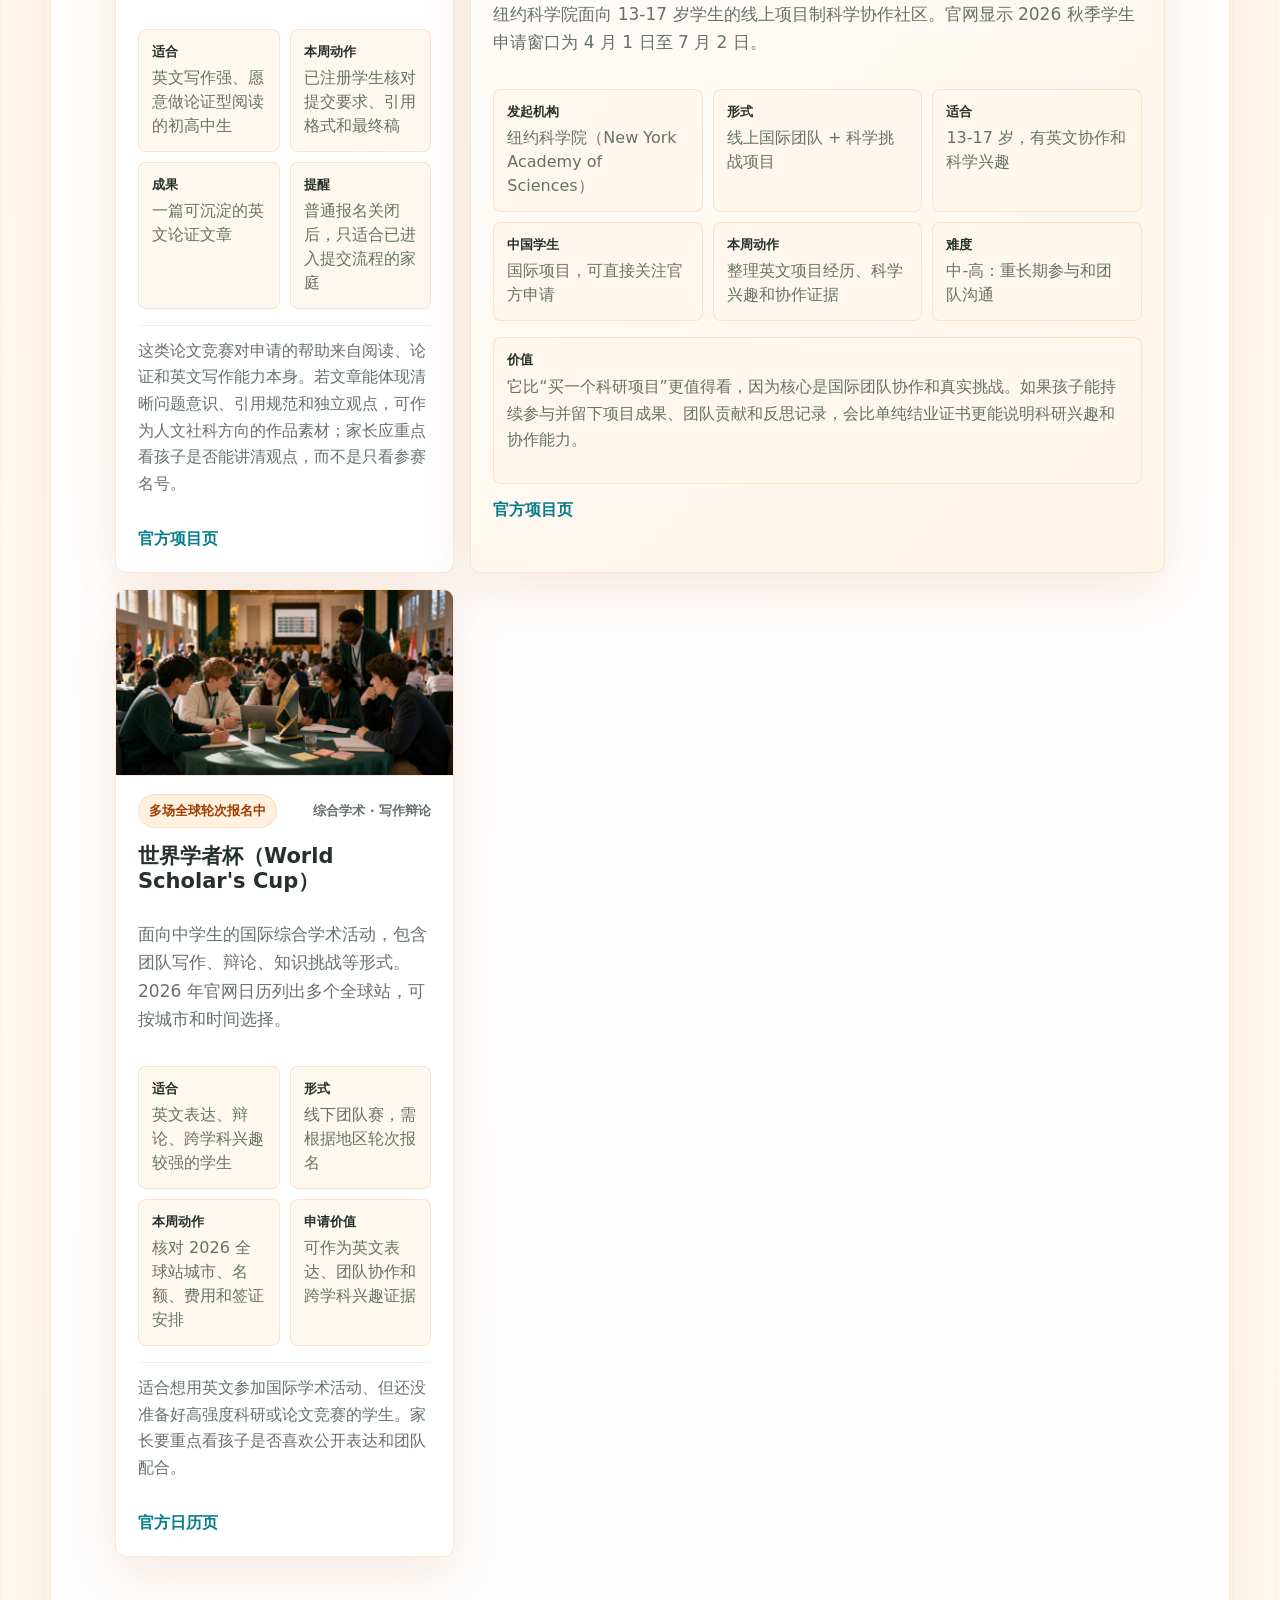
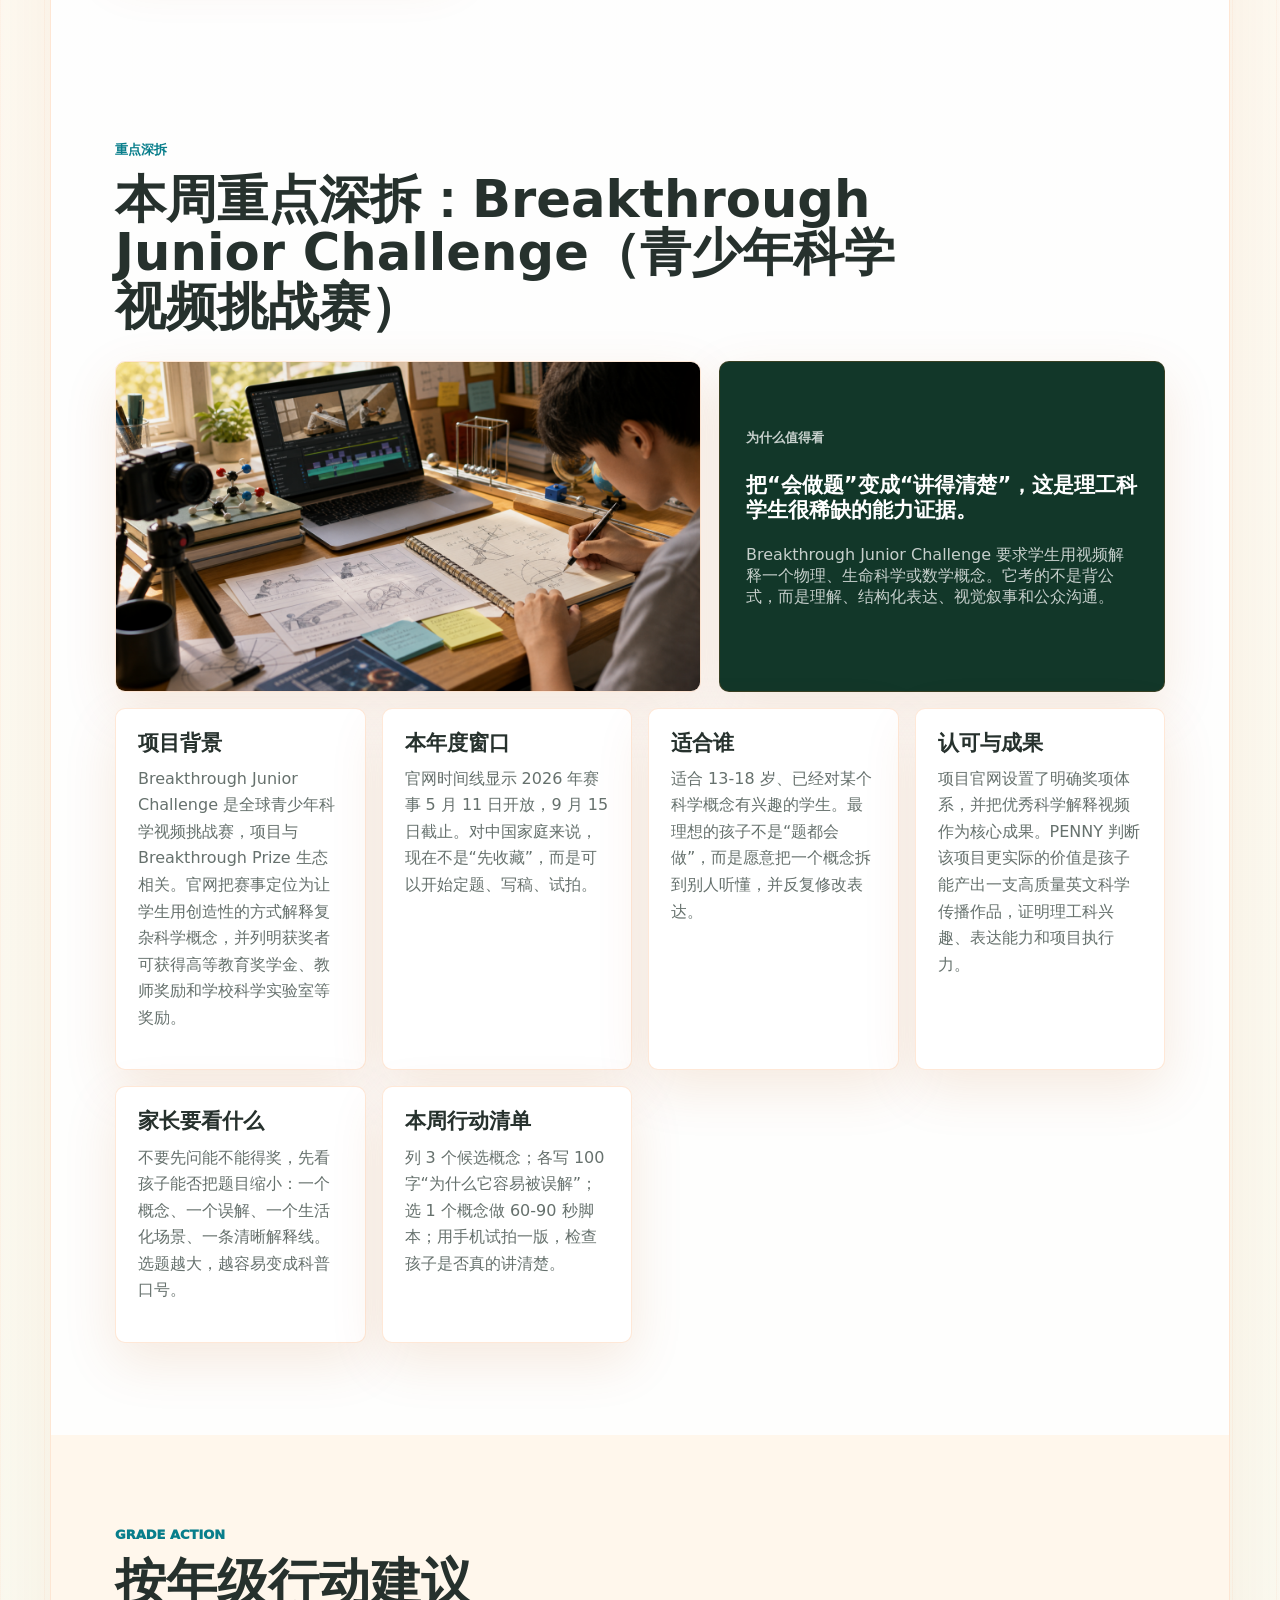
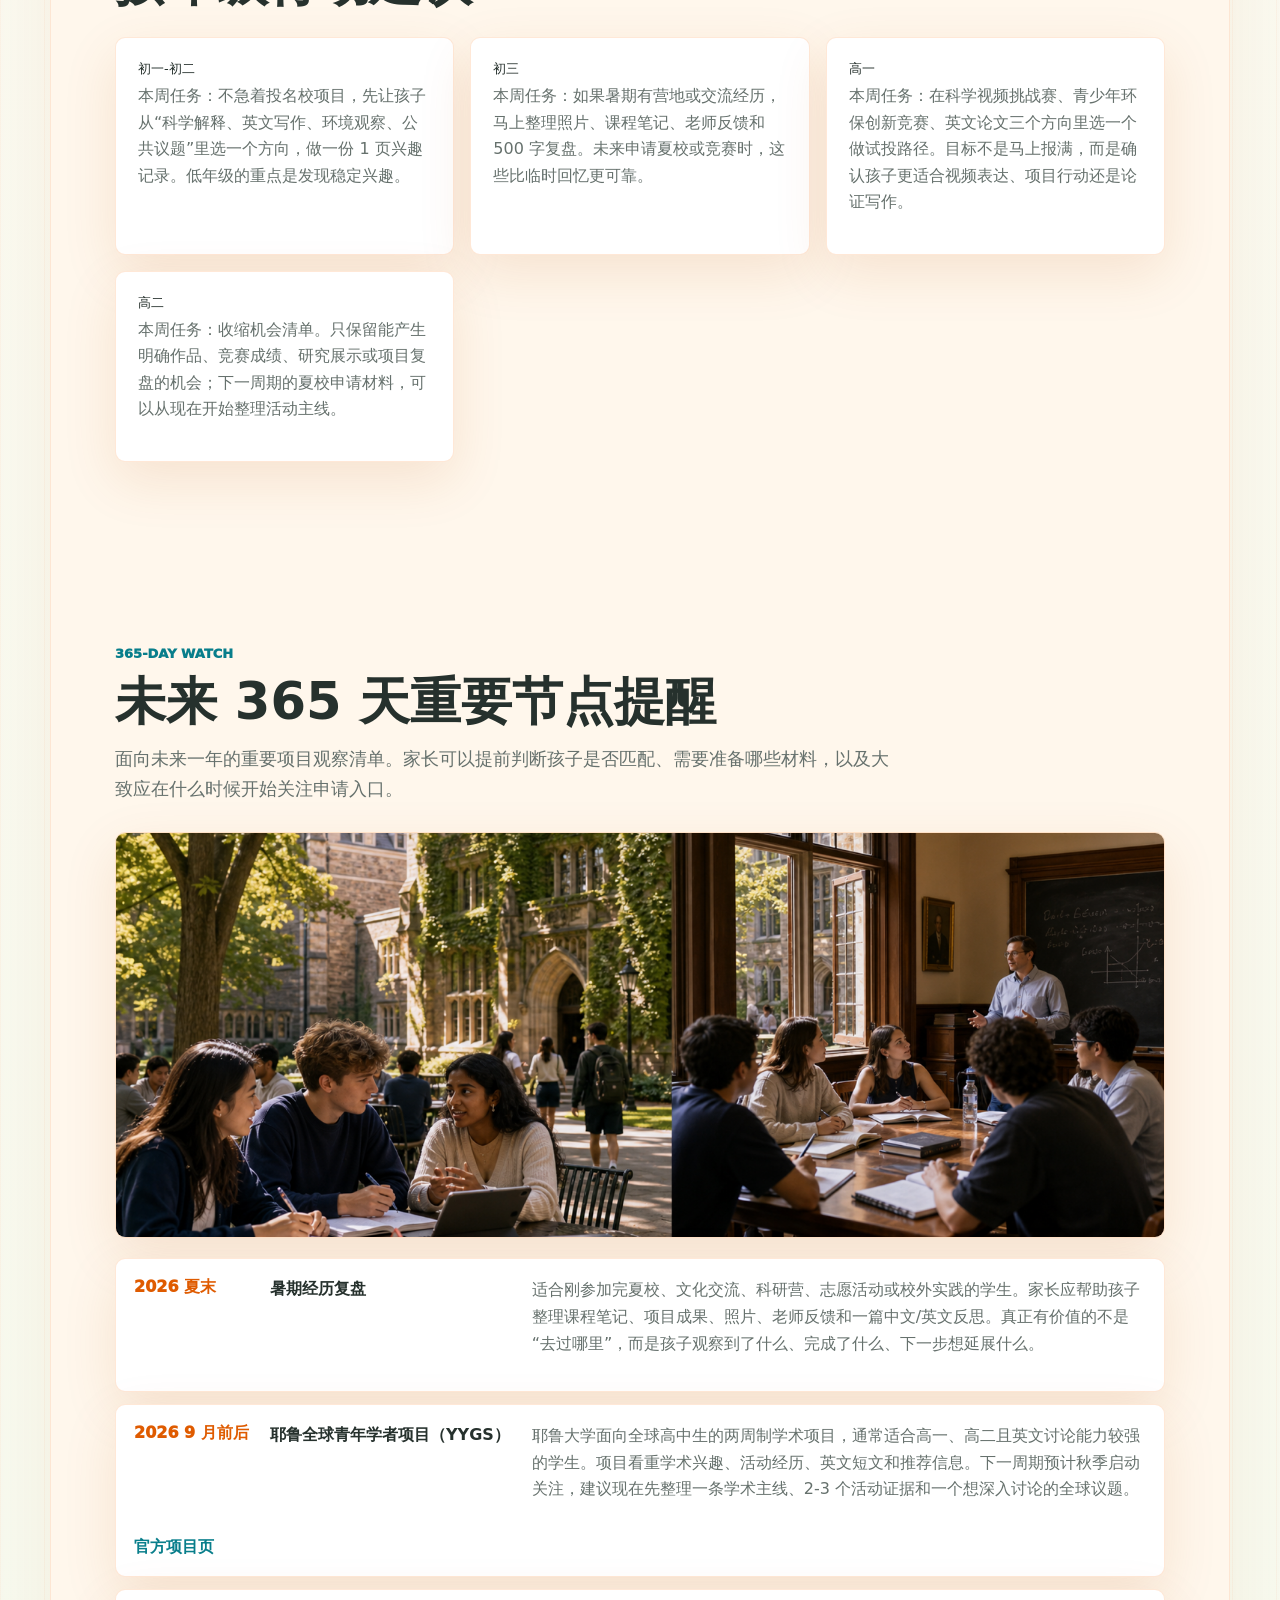
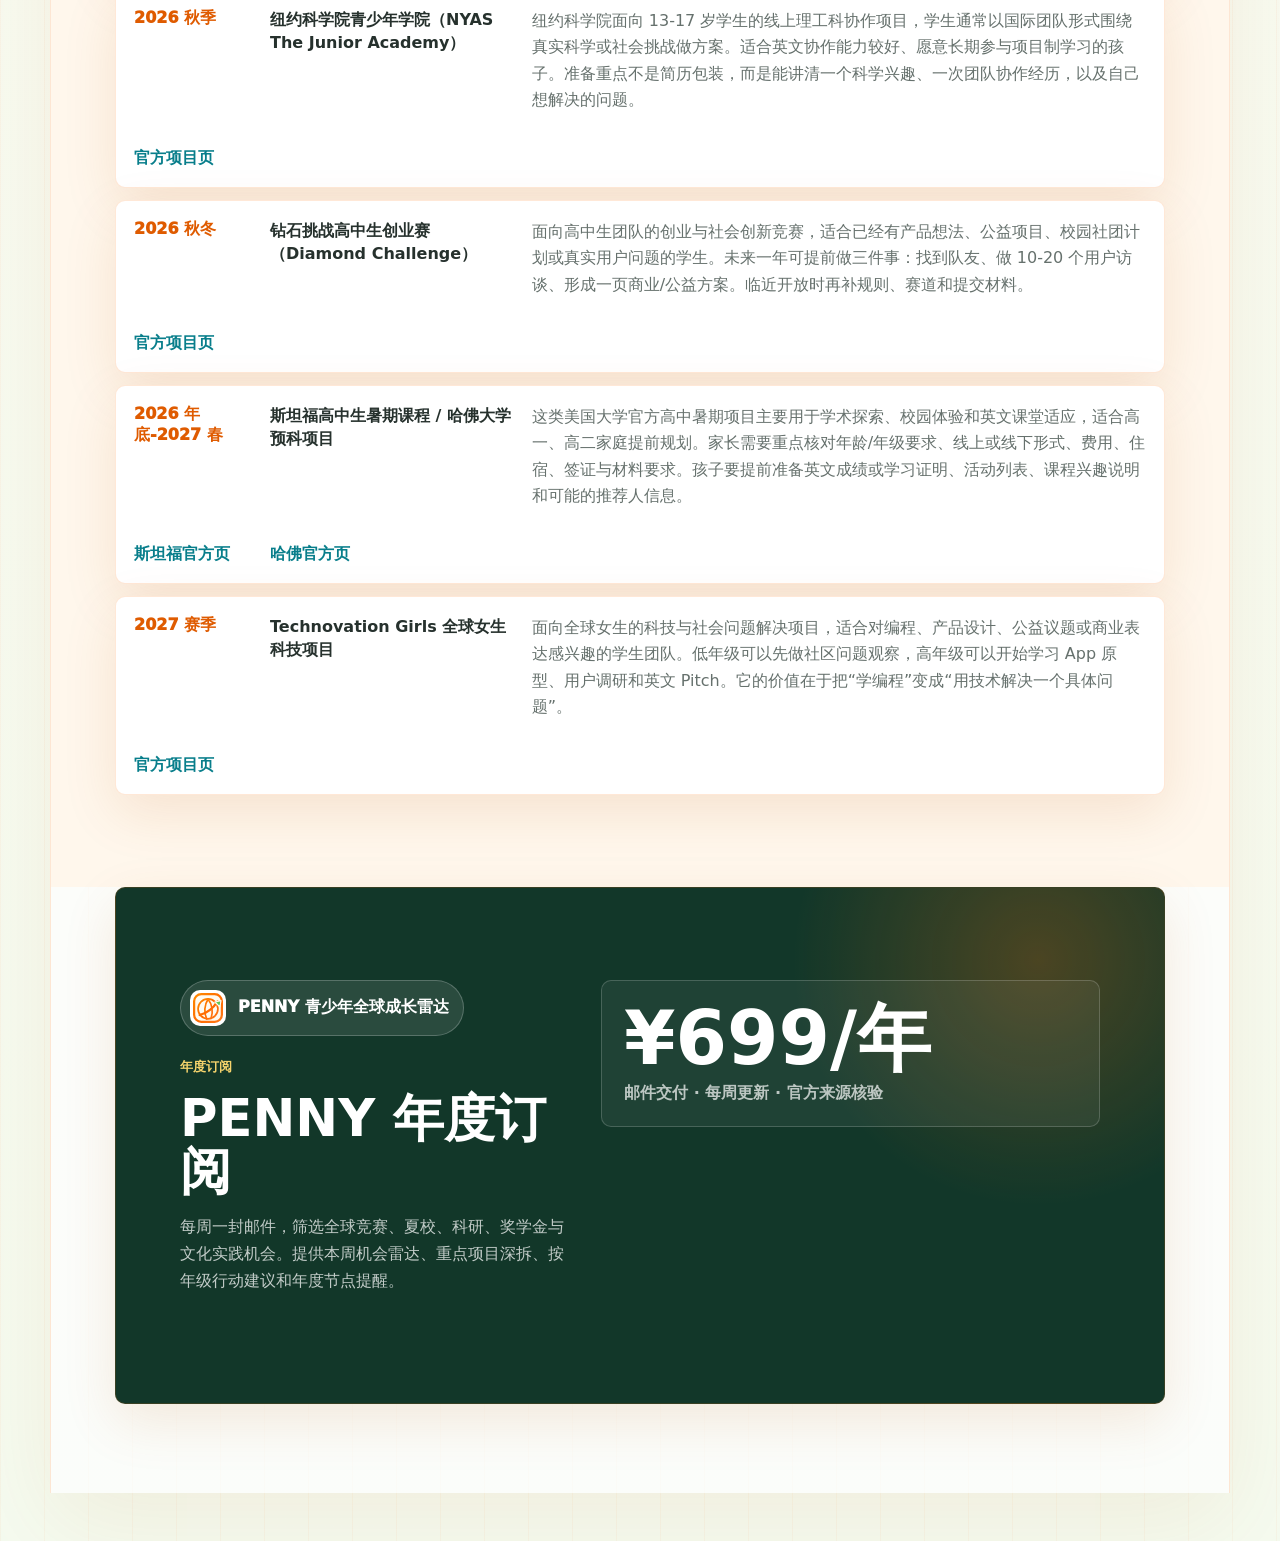
<file: penny-radar.html>
<!doctype html>
<html lang="zh-CN">
  <head>
    <meta charset="utf-8">
    <meta name="viewport" content="width=device-width, initial-scale=1">
    <title>PENNY 青少年全球成长雷达 #001</title>
    <meta name="description" content="PENNY 青少年全球成长雷达样刊：面向中国初高中家庭的全球竞赛、夏校、科研、奖学金与文化实践机会订阅。">
    <link rel="stylesheet" href="styles.css">
  </head>
  <body class="penny-body">
    <header class="topbar penny-topbar">
      <a class="brand" href="penny-radar.html">
        <img class="penny-nav-logo" src="assets/penny-logo-mark.svg" alt="PENNY">
        <span>PENNY 青少年全球成长雷达</span>
      </a>
      <nav class="nav">
        <a href="issue-001.html">小语种样刊</a>
        <a href="#opportunities">机会</a>
        <a href="#deep-dive">深拆</a>
        <a href="#grade-action">年级</a>
        <a href="#deadlines">节点</a>
        <a href="#subscribe">订阅</a>
      </nav>
    </header>

    <main>
      <section class="penny-hero">
        <div class="penny-hero-copy">
          <div class="penny-masthead">
            <div class="penny-logo-lockup">
              <img class="penny-full-logo" src="assets/penny-logo-full.svg" alt="PENNY 青少年全球成长雷达">
            </div>
            <span class="penny-date-tag">2026.06.14</span>
          </div>
          <p class="eyebrow">每周全球成长机会简报</p>
          <h1>PENNY 青少年全球成长雷达</h1>
          <p class="lede">
            面向中国初高中家庭的全球竞赛、夏校、科研、奖学金与文化实践机会订阅，陪你发现孩子成长路上的全球机会！
          </p>
          <div class="penny-hero-points">
            <span>每周邮件发送</span>
            <span>官方来源核验</span>
            <span>家长友好解读</span>
            <span>¥699/年</span>
          </div>
        </div>
        <div class="penny-hero-media">
          <img src="assets/penny-hero.png" alt="PENNY 青少年全球成长雷达样刊视觉">
        </div>
      </section>

      <section class="section penny-principles">
        <div class="section-heading">
          <p class="eyebrow">What We Check</p>
          <h2>我们先核验资格，再判断含金量。</h2>
        </div>
        <div class="penny-principle-grid">
          <article><b>只看一手来源</b><p>项目信息来自海外大学、竞赛主办方、基金会、科研机构和官方项目页，不搬运中介包装项目。</p></article>
          <article><b>标明中国学生可申请性</b><p>每个项目都写清楚是否接受国际学生、是否适合中国学生直接申请、是否需要学校提名。</p></article>
          <article><b>做价值判断</b><p>含金量判断会综合官方背景、筛选机制、成果形式、过往认可度、费用合理性和申请难度。</p></article>
        </div>
      </section>

      <section class="section penny-section" id="opportunities">
        <div class="section-heading">
          <p class="eyebrow">本周可关注</p>
          <h2>本周机会雷达</h2>
          <p>本期收录适合中国初高中家庭近期关注的全球竞赛与成长机会，重点标注项目背景、适合学生、准备动作与官方入口。</p>
        </div>
        <div class="penny-card-grid">
          <article class="penny-card featured">
            <img class="penny-card-image" src="assets/penny-science-video.png" alt="学生准备科学视频竞赛的资料桌面">
            <div class="penny-card-head">
              <span class="penny-pill open">当前开放</span>
              <span>竞赛 · 科学传播</span>
            </div>
            <h3>Breakthrough Junior Challenge（青少年科学视频挑战赛）</h3>
            <p class="penny-summary">面向全球青少年的科学视频挑战赛。官网时间线显示 2026 年 5 月 11 日开放、9 月 15 日截止，适合本周立即确定选题、脚本和拍摄计划。</p>
            <div class="penny-facts">
              <div><b>发起机构</b><span>Breakthrough Junior Challenge / Breakthrough Prize 相关项目</span></div>
              <div><b>形式</b><span>线上提交科学解释视频</span></div>
              <div><b>适合</b><span>13-18 岁；初三-高二最适合打磨</span></div>
              <div><b>中国学生</b><span>面向全球学生，提交前需逐条核对当年参赛规则</span></div>
              <div><b>本周动作</b><span>定一个科学概念，写 90 秒解释脚本</span></div>
              <div><b>难度</b><span>高：拼理解、表达、视频叙事</span></div>
            </div>
            <div class="penny-judgement">
              <b>价值</b>
              <p>它不是刷题型竞赛，而是把科学理解变成公众能看懂的视频作品。优秀作品可以作为理工科兴趣、英文表达和项目执行力的作品证据；官网列出的奖励包括高等教育奖学金、教师奖励和学校科学实验室。</p>
            </div>
            <a href="https://breakthroughjuniorchallenge.org/" class="source-link">官方项目页</a>
          </article>

          <article class="penny-card">
            <img class="penny-card-image" src="assets/penny-earth-prize.png" alt="青少年环保创新项目实验场景">
            <div class="penny-card-head">
              <span class="penny-pill open">注册开放</span>
              <span>环保 · 创新挑战</span>
            </div>
            <h3>The Earth Prize 2027（青少年环保创新竞赛）</h3>
            <p class="penny-summary">面向全球青少年的环境可持续发展竞赛。官网首页显示 2027 年注册已开放，适合已有环保、生态、气候、社区行动兴趣的学生团队。</p>
            <div class="penny-facts compact">
              <div><b>适合</b><span>约 13-19 岁学生；团队型更合适</span></div>
              <div><b>形式</b><span>线上注册，围绕环境问题提交方案</span></div>
              <div><b>本周动作</b><span>先选一个本地真实问题：校园废弃物、用水、碳排、食物浪费</span></div>
              <div><b>申请价值</b><span>能沉淀环保议题、团队方案和项目执行证据</span></div>
            </div>
            <p class="penny-note">这类项目最怕空泛口号。建议优先选择孩子能持续观察和验证的数据问题，后续才有真实作品和复盘可写。对申请的帮助主要来自项目过程、方案质量和持续行动，而不是报名本身。</p>
            <a href="https://www.theearthprize.org/" class="source-link">官方项目页</a>
          </article>

          <article class="penny-card">
            <img class="penny-card-image" src="assets/penny-essay-competition.png" alt="学生准备英文论文竞赛的学习桌面">
            <div class="penny-card-head">
              <span class="penny-pill watch">延期提交窗口</span>
              <span>写作 · 学术论文</span>
            </div>
            <h3>John Locke Essay Competition（约翰·洛克论文竞赛）</h3>
            <p class="penny-summary">面向中学生的英文论文竞赛，题目覆盖哲学、政治、经济、历史、心理、神学、法律等方向。2026 年常规报名已过，本周适合已注册或购买延期的家庭检查提交窗口。</p>
            <div class="penny-facts compact">
              <div><b>适合</b><span>英文写作强、愿意做论证型阅读的初高中生</span></div>
              <div><b>本周动作</b><span>已注册学生核对提交要求、引用格式和最终稿</span></div>
              <div><b>成果</b><span>一篇可沉淀的英文论证文章</span></div>
              <div><b>提醒</b><span>普通报名关闭后，只适合已进入提交流程的家庭</span></div>
            </div>
            <p class="penny-note">这类论文竞赛对申请的帮助来自阅读、论证和英文写作能力本身。若文章能体现清晰问题意识、引用规范和独立观点，可作为人文社科方向的作品素材；家长应重点看孩子是否能讲清观点，而不是只看参赛名号。</p>
            <a href="https://www.johnlockeinstitute.com/essay-competition" class="source-link">官方项目页</a>
          </article>

          <article class="penny-card featured">
            <img class="penny-card-image" src="assets/penny-nyas-collab.png" alt="国际学生线上协作 STEM 项目场景">
            <div class="penny-card-head">
              <span class="penny-pill open">申请开放至 7 月 2 日</span>
              <span>科研 · 理工科协作</span>
            </div>
            <h3>纽约科学院青少年学院（NYAS The Junior Academy）</h3>
            <p class="penny-summary">纽约科学院面向 13-17 岁学生的线上项目制科学协作社区。官网显示 2026 秋季学生申请窗口为 4 月 1 日至 7 月 2 日。</p>
            <div class="penny-facts">
              <div><b>发起机构</b><span>纽约科学院（New York Academy of Sciences）</span></div>
              <div><b>形式</b><span>线上国际团队 + 科学挑战项目</span></div>
              <div><b>适合</b><span>13-17 岁，有英文协作和科学兴趣</span></div>
              <div><b>中国学生</b><span>国际项目，可直接关注官方申请</span></div>
              <div><b>本周动作</b><span>整理英文项目经历、科学兴趣和协作证据</span></div>
              <div><b>难度</b><span>中-高：重长期参与和团队沟通</span></div>
            </div>
            <div class="penny-judgement">
              <b>价值</b>
              <p>它比“买一个科研项目”更值得看，因为核心是国际团队协作和真实挑战。如果孩子能持续参与并留下项目成果、团队贡献和反思记录，会比单纯结业证书更能说明科研兴趣和协作能力。</p>
            </div>
            <a href="https://www.nyas.org/learning/high-school-research-programs/the-junior-academy/" class="source-link">官方项目页</a>
          </article>

          <article class="penny-card">
            <img class="penny-card-image" src="assets/penny-world-scholar.png" alt="国际学生学术竞赛大会讨论场景">
            <div class="penny-card-head">
              <span class="penny-pill open">多场全球轮次报名中</span>
              <span>综合学术 · 写作辩论</span>
            </div>
            <h3>世界学者杯（World Scholar's Cup）</h3>
            <p class="penny-summary">面向中学生的国际综合学术活动，包含团队写作、辩论、知识挑战等形式。2026 年官网日历列出多个全球站，可按城市和时间选择。</p>
            <div class="penny-facts compact">
              <div><b>适合</b><span>英文表达、辩论、跨学科兴趣较强的学生</span></div>
              <div><b>形式</b><span>线下团队赛，需根据地区轮次报名</span></div>
              <div><b>本周动作</b><span>核对 2026 全球站城市、名额、费用和签证安排</span></div>
              <div><b>申请价值</b><span>可作为英文表达、团队协作和跨学科兴趣证据</span></div>
            </div>
            <p class="penny-note">适合想用英文参加国际学术活动、但还没准备好高强度科研或论文竞赛的学生。家长要重点看孩子是否喜欢公开表达和团队配合。</p>
            <a href="https://www.scholarscup.org/calendar/" class="source-link">官方日历页</a>
          </article>

        </div>
      </section>

      <section class="section penny-section" id="deep-dive">
        <div class="section-heading">
          <p class="eyebrow">重点深拆</p>
          <h2>本周重点深拆：Breakthrough Junior Challenge（青少年科学视频挑战赛）</h2>
        </div>
        <div class="deep-feature">
          <img src="assets/penny-science-video.png" alt="Breakthrough Junior Challenge 科学视频准备场景">
          <div class="deep-feature-copy">
            <p class="eyebrow">为什么值得看</p>
            <h3>把“会做题”变成“讲得清楚”，这是理工科学生很稀缺的能力证据。</h3>
            <p>Breakthrough Junior Challenge 要求学生用视频解释一个物理、生命科学或数学概念。它考的不是背公式，而是理解、结构化表达、视觉叙事和公众沟通。</p>
          </div>
        </div>
        <div class="deep-read">
          <div>
            <h3>项目背景</h3>
            <p>Breakthrough Junior Challenge 是全球青少年科学视频挑战赛，项目与 Breakthrough Prize 生态相关。官网把赛事定位为让学生用创造性的方式解释复杂科学概念，并列明获奖者可获得高等教育奖学金、教师奖励和学校科学实验室等奖励。</p>
          </div>
          <div>
            <h3>本年度窗口</h3>
            <p>官网时间线显示 2026 年赛事 5 月 11 日开放，9 月 15 日截止。对中国家庭来说，现在不是“先收藏”，而是可以开始定题、写稿、试拍。</p>
          </div>
          <div>
            <h3>适合谁</h3>
            <p>适合 13-18 岁、已经对某个科学概念有兴趣的学生。最理想的孩子不是“题都会做”，而是愿意把一个概念拆到别人听懂，并反复修改表达。</p>
          </div>
          <div>
            <h3>认可与成果</h3>
            <p>项目官网设置了明确奖项体系，并把优秀科学解释视频作为核心成果。PENNY 判断该项目更实际的价值是孩子能产出一支高质量英文科学传播作品，证明理工科兴趣、表达能力和项目执行力。</p>
          </div>
          <div>
            <h3>家长要看什么</h3>
            <p>不要先问能不能得奖，先看孩子能否把题目缩小：一个概念、一个误解、一个生活化场景、一条清晰解释线。选题越大，越容易变成科普口号。</p>
          </div>
          <div>
            <h3>本周行动清单</h3>
            <p>列 3 个候选概念；各写 100 字“为什么它容易被误解”；选 1 个概念做 60-90 秒脚本；用手机试拍一版，检查孩子是否真的讲清楚。</p>
          </div>
        </div>
      </section>

      <section class="section penny-section soft" id="grade-action">
        <div class="section-heading">
          <p class="eyebrow">Grade Action</p>
          <h2>按年级行动建议</h2>
        </div>
        <div class="grade-grid">
          <article><span>初一-初二</span><p>本周任务：不急着投名校项目，先让孩子从“科学解释、英文写作、环境观察、公共议题”里选一个方向，做一份 1 页兴趣记录。低年级的重点是发现稳定兴趣。</p></article>
          <article><span>初三</span><p>本周任务：如果暑期有营地或交流经历，马上整理照片、课程笔记、老师反馈和 500 字复盘。未来申请夏校或竞赛时，这些比临时回忆更可靠。</p></article>
          <article><span>高一</span><p>本周任务：在科学视频挑战赛、青少年环保创新竞赛、英文论文三个方向里选一个做试投路径。目标不是马上报满，而是确认孩子更适合视频表达、项目行动还是论证写作。</p></article>
          <article><span>高二</span><p>本周任务：收缩机会清单。只保留能产生明确作品、竞赛成绩、研究展示或项目复盘的机会；下一周期的夏校申请材料，可以从现在开始整理活动主线。</p></article>
        </div>
      </section>

      <section class="section penny-section soft" id="deadlines">
        <div class="section-heading">
          <p class="eyebrow">365-Day Watch</p>
          <h2>未来 365 天重要节点提醒</h2>
          <p>面向未来一年的重要项目观察清单。家长可以提前判断孩子是否匹配、需要准备哪些材料，以及大致应在什么时候开始关注申请入口。</p>
        </div>
        <img class="penny-wide-image" src="assets/penny-yale-seminar.png" alt="国际高中生在大学校园与课堂中学习讨论">
        <div class="deadline-list">
          <div>
            <span>2026 夏末</span>
            <b>暑期经历复盘</b>
            <p>适合刚参加完夏校、文化交流、科研营、志愿活动或校外实践的学生。家长应帮助孩子整理课程笔记、项目成果、照片、老师反馈和一篇中文/英文反思。真正有价值的不是“去过哪里”，而是孩子观察到了什么、完成了什么、下一步想延展什么。</p>
          </div>
          <div>
            <span>2026 9 月前后</span>
            <b>耶鲁全球青年学者项目（YYGS）</b>
            <p>耶鲁大学面向全球高中生的两周制学术项目，通常适合高一、高二且英文讨论能力较强的学生。项目看重学术兴趣、活动经历、英文短文和推荐信息。下一周期预计秋季启动关注，建议现在先整理一条学术主线、2-3 个活动证据和一个想深入讨论的全球议题。</p>
            <a href="https://globalscholars.yale.edu/" class="source-link">官方项目页</a>
          </div>
          <div>
            <span>2026 秋季</span>
            <b>纽约科学院青少年学院（NYAS The Junior Academy）</b>
            <p>纽约科学院面向 13-17 岁学生的线上理工科协作项目，学生通常以国际团队形式围绕真实科学或社会挑战做方案。适合英文协作能力较好、愿意长期参与项目制学习的孩子。准备重点不是简历包装，而是能讲清一个科学兴趣、一次团队协作经历，以及自己想解决的问题。</p>
            <a href="https://www.nyas.org/learning/high-school-research-programs/the-junior-academy/" class="source-link">官方项目页</a>
          </div>
          <div>
            <span>2026 秋冬</span>
            <b>钻石挑战高中生创业赛（Diamond Challenge）</b>
            <p>面向高中生团队的创业与社会创新竞赛，适合已经有产品想法、公益项目、校园社团计划或真实用户问题的学生。未来一年可提前做三件事：找到队友、做 10-20 个用户访谈、形成一页商业/公益方案。临近开放时再补规则、赛道和提交材料。</p>
            <a href="https://diamondchallenge.org/" class="source-link">官方项目页</a>
          </div>
          <div>
            <span>2026 年底-2027 春</span>
            <b>斯坦福高中生暑期课程 / 哈佛大学预科项目</b>
            <p>这类美国大学官方高中暑期项目主要用于学术探索、校园体验和英文课堂适应，适合高一、高二家庭提前规划。家长需要重点核对年龄/年级要求、线上或线下形式、费用、住宿、签证与材料要求。孩子要提前准备英文成绩或学习证明、活动列表、课程兴趣说明和可能的推荐人信息。</p>
            <a href="https://spcs.stanford.edu/programs/stanford-pre-collegiate-summer-institutes" class="source-link">斯坦福官方页</a>
            <a href="https://summer.harvard.edu/high-school-programs/pre-college-program/" class="source-link">哈佛官方页</a>
          </div>
          <div>
            <span>2027 赛季</span>
            <b>Technovation Girls 全球女生科技项目</b>
            <p>面向全球女生的科技与社会问题解决项目，适合对编程、产品设计、公益议题或商业表达感兴趣的学生团队。低年级可以先做社区问题观察，高年级可以开始学习 App 原型、用户调研和英文 Pitch。它的价值在于把“学编程”变成“用技术解决一个具体问题”。</p>
            <a href="https://technovationchallenge.org/" class="source-link">官方项目页</a>
          </div>
        </div>
      </section>

      <section class="section subscribe-panel penny-subscribe" id="subscribe">
        <div>
          <div class="penny-subscribe-brand">
            <img src="assets/penny-logo-mark.svg" alt="PENNY">
            <span>PENNY 青少年全球成长雷达</span>
          </div>
          <p class="eyebrow">年度订阅</p>
          <h2>PENNY 年度订阅</h2>
          <p>每周一封邮件，筛选全球竞赛、夏校、科研、奖学金与文化实践机会。提供本周机会雷达、重点项目深拆、按年级行动建议和年度节点提醒。</p>
        </div>
        <div class="price-block">
          <strong>¥699/年</strong>
          <span>邮件交付 · 每周更新 · 官方来源核验</span>
        </div>
      </section>
    </main>
  </body>
</html>
</file>
<file: styles.css>
:root {
  color-scheme: light;
  --ink: #17212b;
  --muted: #637081;
  --paper: #fff8e8;
  --panel: #ffffff;
  --line: rgba(23, 33, 43, 0.12);
  --coral: #ff6b57;
  --orange: #ffb02e;
  --yellow: #ffe46b;
  --mint: #22c7a9;
  --teal: #087e8b;
  --blue: #4f7cff;
  --pink: #ff78b7;
  --green: #36b66b;
  --shadow: 0 24px 70px rgba(42, 58, 79, 0.16);
}

* {
  box-sizing: border-box;
}

html {
  scroll-behavior: smooth;
}

body {
  margin: 0;
  color: var(--ink);
  background:
    radial-gradient(circle at 14% 10%, rgba(255, 228, 107, 0.65), transparent 28%),
    radial-gradient(circle at 90% 8%, rgba(255, 120, 183, 0.24), transparent 28%),
    linear-gradient(180deg, #fffaf0 0%, #f5fffb 48%, #fff7e6 100%);
  font-family: Inter, ui-sans-serif, system-ui, -apple-system, BlinkMacSystemFont, "Segoe UI", sans-serif;
}

a {
  color: inherit;
  text-decoration: none;
}

.topbar {
  position: sticky;
  top: 0;
  z-index: 10;
  display: flex;
  align-items: center;
  justify-content: space-between;
  gap: 20px;
  padding: 16px clamp(18px, 5vw, 64px);
  background: rgba(255, 248, 232, 0.9);
  border-bottom: 1px solid var(--line);
  backdrop-filter: blur(18px);
}

.brand,
.nav {
  display: flex;
  align-items: center;
}

.brand {
  gap: 10px;
  font-weight: 900;
}

.brand-mark {
  display: grid;
  place-items: center;
  width: 38px;
  height: 38px;
  border: 2px solid var(--ink);
  border-radius: 8px;
  color: var(--ink);
  background: var(--yellow);
  box-shadow: 4px 4px 0 var(--ink);
  font-size: 13px;
}

.nav {
  gap: 18px;
  color: var(--muted);
  font-size: 14px;
  font-weight: 800;
}

.split-hero,
.hero {
  padding: clamp(38px, 6vw, 76px) clamp(18px, 5vw, 64px);
}

.split-hero {
  display: grid;
  grid-template-columns: minmax(280px, 0.8fr) minmax(0, 1.2fr);
  gap: clamp(26px, 5vw, 64px);
  align-items: center;
  min-height: calc(100vh - 71px);
}

.intro {
  max-width: 650px;
}

.hero {
  display: grid;
  grid-template-columns: minmax(0, 0.92fr) minmax(340px, 1.08fr);
  gap: clamp(28px, 5vw, 66px);
  align-items: center;
  min-height: calc(100vh - 71px);
}

.hero-copy {
  max-width: 720px;
}

.eyebrow {
  margin: 0 0 14px;
  color: var(--teal);
  font-size: 13px;
  font-weight: 1000;
  letter-spacing: 0;
  text-transform: uppercase;
}

h1,
h2,
h3,
p {
  margin-top: 0;
}

h1 {
  margin-bottom: 22px;
  font-size: clamp(44px, 7vw, 84px);
  line-height: 0.98;
  letter-spacing: 0;
}

h2 {
  margin-bottom: 16px;
  font-size: clamp(30px, 4vw, 52px);
  line-height: 1.04;
  letter-spacing: 0;
}

h3 {
  margin-bottom: 10px;
  font-size: 21px;
  line-height: 1.2;
  letter-spacing: 0;
}

.lede {
  max-width: 650px;
  margin-bottom: 28px;
  color: var(--muted);
  font-size: 19px;
  line-height: 1.75;
}

.hero-actions,
.sample-actions {
  display: flex;
  flex-wrap: wrap;
  gap: 12px;
  margin-bottom: 30px;
}

.button,
.signup button,
.product-card span {
  display: inline-flex;
  align-items: center;
  justify-content: center;
  min-height: 48px;
  padding: 0 18px;
  border: 2px solid var(--ink);
  border-radius: 8px;
  font-weight: 950;
  cursor: pointer;
  box-shadow: 4px 4px 0 var(--ink);
}

.primary,
.signup button {
  color: var(--ink);
  background: var(--yellow);
}

.secondary {
  color: var(--ink);
  background: white;
}

.metrics {
  display: grid;
  grid-template-columns: repeat(3, minmax(0, 1fr));
  gap: 12px;
  margin: 0;
}

.metrics div {
  min-height: 92px;
  padding: 16px;
  border: 2px solid var(--ink);
  border-radius: 8px;
  background: white;
  box-shadow: 4px 4px 0 rgba(23, 33, 43, 0.9);
}

.metrics dt {
  font-size: 25px;
  font-weight: 1000;
}

.metrics dd {
  margin: 6px 0 0;
  color: var(--muted);
  font-size: 13px;
  font-weight: 800;
}

.hero-media img,
.product-card img {
  display: block;
  width: 100%;
  object-fit: cover;
  border: 2px solid var(--ink);
  border-radius: 8px;
  box-shadow: var(--shadow);
}

.hero-media img {
  aspect-ratio: 16 / 10.5;
}

.product-cards {
  display: grid;
  grid-template-columns: repeat(2, minmax(0, 1fr));
  gap: 18px;
}

.product-card {
  display: grid;
  gap: 18px;
  padding: 16px;
  border: 2px solid var(--ink);
  border-radius: 8px;
  background: white;
  box-shadow: 8px 8px 0 var(--ink);
}

.product-card.project {
  background: #fff3c8;
}

.product-card.job {
  background: #e8fff5;
}

.product-card img {
  aspect-ratio: 16 / 10;
  box-shadow: none;
}

.product-card p {
  color: var(--muted);
  line-height: 1.65;
}

.product-card .pill,
.pill {
  display: inline-flex;
  width: fit-content;
  margin-bottom: 12px;
  padding: 7px 10px;
  border: 2px solid var(--ink);
  border-radius: 999px;
  color: var(--ink);
  background: white;
  font-size: 12px;
  font-weight: 1000;
}

.product-card span {
  width: fit-content;
  background: var(--yellow);
}

.sun-band {
  padding: 20px clamp(18px, 5vw, 64px);
  color: var(--ink);
  background: linear-gradient(90deg, var(--yellow), #ffd1df, #b8f8e7);
  border-top: 2px solid var(--ink);
  border-bottom: 2px solid var(--ink);
  font-size: clamp(18px, 2vw, 24px);
  font-weight: 1000;
  text-align: center;
}

.sun-band p {
  margin: 0;
}

.job-band {
  background: linear-gradient(90deg, #c6f6ff, #d4ffb5, #ffd8f0);
}

.section {
  padding: clamp(56px, 8vw, 92px) clamp(18px, 5vw, 64px);
}

.section-heading {
  max-width: 790px;
  margin-bottom: 28px;
}

.section-heading p:not(.eyebrow) {
  color: var(--muted);
  font-size: 18px;
  line-height: 1.65;
}

.result-grid,
.opportunity-grid,
.market-grid {
  display: grid;
  grid-template-columns: repeat(4, minmax(0, 1fr));
  gap: 16px;
}

.opportunity-grid {
  grid-template-columns: repeat(3, minmax(0, 1fr));
}

.market-grid {
  grid-template-columns: repeat(5, minmax(0, 1fr));
}

.result-grid article,
.opportunity,
.market-grid article {
  padding: 22px;
  border: 2px solid var(--ink);
  border-radius: 8px;
  background: white;
  box-shadow: 5px 5px 0 var(--ink);
}

.market-grid span {
  display: inline-flex;
  align-items: center;
  justify-content: center;
  min-width: 42px;
  height: 34px;
  margin-bottom: 16px;
  border: 2px solid var(--ink);
  border-radius: 8px;
  background: var(--yellow);
  font-weight: 1000;
}

.result-grid span {
  display: grid;
  place-items: center;
  width: 38px;
  height: 38px;
  margin-bottom: 18px;
  border-radius: 8px;
  color: white;
  background: var(--coral);
  font-weight: 1000;
}

.result-grid article:nth-child(2) span {
  background: var(--blue);
}

.result-grid article:nth-child(3) span {
  background: var(--green);
}

.result-grid article:nth-child(4) span {
  color: var(--ink);
  background: var(--yellow);
}

.result-grid p,
.opportunity p,
.market-grid p,
.cta p {
  color: var(--muted);
  line-height: 1.66;
}

.bright {
  background: rgba(255, 255, 255, 0.46);
}

.job-bright {
  background: rgba(221, 255, 244, 0.6);
}

.tag {
  display: inline-flex;
  width: fit-content;
  margin-bottom: 16px;
  padding: 7px 10px;
  border: 2px solid var(--ink);
  border-radius: 999px;
  color: var(--ink);
  font-size: 12px;
  font-weight: 1000;
}

.tag.coral {
  background: #ffd2ca;
}

.tag.blue {
  background: #d7e1ff;
}

.tag.green {
  background: #ccffd9;
}

.opportunity ul {
  display: grid;
  gap: 9px;
  margin: 18px 0 0;
  padding-left: 18px;
  color: #344253;
  line-height: 1.5;
}

.cta {
  display: grid;
  grid-template-columns: minmax(0, 0.95fr) minmax(310px, 0.55fr);
  gap: clamp(24px, 5vw, 56px);
  align-items: start;
  margin: 0 clamp(18px, 5vw, 64px) clamp(54px, 7vw, 90px);
  padding: clamp(28px, 5vw, 48px);
  border: 2px solid var(--ink);
  border-radius: 8px;
  box-shadow: 8px 8px 0 var(--ink);
}

.project-cta {
  background: #fff0bd;
}

.job-cta {
  background: #d8fff0;
}

.trend-cta {
  background: #ffe8f3;
}

.redirect-page {
  display: grid;
  min-height: 100vh;
  place-items: center;
  padding: 24px;
}

.issue-body {
  --ink: #18202a;
  --muted: #66717d;
  --line: rgba(24, 32, 42, 0.12);
  --shadow: 0 18px 54px rgba(40, 52, 64, 0.11);
  background: linear-gradient(180deg, #fbf7ef 0%, #ffffff 38%, #f6faf7 100%);
}

.issue-body .topbar {
  background: rgba(251, 247, 239, 0.92);
}

.issue-body .brand-mark,
.issue-body .button,
.issue-body .signup button,
.issue-body .product-card span {
  border: 1px solid var(--line);
  box-shadow: none;
}

.issue-hero {
  display: grid;
  grid-template-columns: minmax(0, 1fr) 360px;
  gap: 26px;
  align-items: end;
  padding: clamp(40px, 7vw, 90px) clamp(18px, 5vw, 64px) clamp(28px, 5vw, 56px);
}

.issue-note,
.sources {
  padding: 22px;
  border: 1px solid var(--line);
  border-radius: 10px;
  background: white;
  box-shadow: var(--shadow);
}

.issue-note p {
  color: var(--muted);
  line-height: 1.62;
}

.lede.small {
  margin-top: 14px;
  font-size: clamp(18px, 2vw, 23px);
}

.issue-section {
  background: rgba(255, 255, 255, 0.45);
}

.intro-panel {
  display: grid;
  grid-template-columns: minmax(0, 0.95fr) minmax(320px, 0.7fr);
  gap: 22px;
  align-items: start;
  background: #ffffff;
}

.intro-copy,
.intro-points,
.subscribe-panel,
.evidence-card,
.intel-table,
.watch-grid article,
.watchlist-grid article,
.product-radar-grid article,
.deep-grid article,
.intel-split > div {
  border: 1px solid var(--line);
  border-radius: 10px;
  box-shadow: var(--shadow);
}

.intro-copy,
.intro-points {
  padding: 24px;
  background: white;
}

.intro-copy p,
.intro-points span,
.subscribe-panel p,
.subscribe-grid span {
  color: var(--muted);
  line-height: 1.68;
}

.intro-points {
  display: grid;
  gap: 14px;
}

.intro-points div {
  display: grid;
  gap: 5px;
}

.evidence-section {
  background: rgba(255, 255, 255, 0.62);
}

.evidence-grid {
  display: grid;
  grid-template-columns: repeat(3, minmax(0, 1fr));
  gap: 16px;
}

.evidence-card {
  overflow: hidden;
  display: grid;
  background: white;
}

.evidence-card img {
  display: block;
  width: 100%;
  aspect-ratio: 16 / 10;
  object-fit: cover;
  border-bottom: 1px solid var(--line);
  background: #fff8e8;
}

.evidence-card div {
  padding: 18px;
}

.evidence-card span {
  display: inline-flex;
  margin-bottom: 10px;
  color: var(--teal);
  font-size: 12px;
  font-weight: 1000;
  text-transform: uppercase;
}

.evidence-card p {
  color: var(--muted);
  line-height: 1.58;
}

.signal-grid {
  display: grid;
  grid-template-columns: repeat(3, minmax(0, 1fr));
  gap: 16px;
}

.signal-grid article,
.script-list article,
.deep-grid article {
  padding: 22px;
  border: 2px solid var(--ink);
  border-radius: 8px;
  background: white;
  box-shadow: 5px 5px 0 var(--ink);
}

.signal-grid p,
.script-list p,
.deep-grid p,
.sources p,
.sources li {
  color: var(--muted);
  line-height: 1.66;
}

.signal-grid b {
  display: block;
  margin-top: 14px;
}

.script-list {
  display: grid;
  grid-template-columns: repeat(2, minmax(0, 1fr));
  gap: 16px;
}

.localize-table {
  display: grid;
  gap: 12px;
}

.localize-table div {
  display: grid;
  grid-template-columns: 140px minmax(0, 1fr);
  gap: 18px;
  align-items: center;
  padding: 18px;
  border: 2px solid var(--ink);
  border-radius: 8px;
  background: white;
  box-shadow: 4px 4px 0 var(--ink);
}

.localize-table span {
  color: var(--muted);
  line-height: 1.58;
}

.deep-dive {
  background: #fff0bd;
}

.deep-grid {
  display: grid;
  grid-template-columns: repeat(4, minmax(0, 1fr));
  gap: 16px;
}

.market-image-row {
  display: grid;
  grid-template-columns: repeat(5, minmax(0, 1fr));
  gap: 16px;
  margin-bottom: 18px;
}

.market-image-row figure {
  overflow: hidden;
  margin: 0;
  border: 1px solid var(--line);
  border-radius: 10px;
  background: white;
  box-shadow: var(--shadow);
}

.market-image-row img,
.feature-image img {
  display: block;
  width: 100%;
  aspect-ratio: 16 / 10;
  object-fit: cover;
}

.market-image-row figcaption {
  padding: 10px 12px;
  color: var(--muted);
  font-size: 13px;
  font-weight: 900;
}

.feature-image img {
  border: 1px solid var(--line);
  border-radius: 10px;
  box-shadow: var(--shadow);
}

.feature-image {
  margin-bottom: 18px;
}

.paid-card {
  margin-bottom: 28px;
  padding: 24px;
  border: 2px solid var(--ink);
  border-radius: 8px;
  background: white;
  box-shadow: 7px 7px 0 var(--ink);
}

.paid-card-head {
  margin-bottom: 18px;
}

.paid-card-head h3 {
  font-size: clamp(24px, 3vw, 34px);
}

.paid-grid {
  display: grid;
  grid-template-columns: repeat(4, minmax(0, 1fr));
  gap: 14px;
}

.paid-grid div,
.script-box,
.brief-strip,
.test-plan {
  padding: 18px;
  border: 2px solid var(--ink);
  border-radius: 8px;
  background: #fff8e8;
}

.paid-grid p,
.script-box p,
.brief-strip span,
.test-plan span {
  color: var(--muted);
  line-height: 1.62;
}

.script-box {
  margin-top: 14px;
  background: #ecfff8;
}

.script-box p {
  margin-bottom: 8px;
}

.brief-strip {
  display: grid;
  grid-template-columns: 120px minmax(0, 1fr);
  gap: 12px;
  margin-top: 14px;
  background: #fff0f7;
}

.test-plan {
  margin-top: 18px;
  background: white;
}

.test-grid {
  display: grid;
  grid-template-columns: repeat(4, minmax(0, 1fr));
  gap: 12px;
}

.test-grid div {
  display: grid;
  gap: 8px;
}

.intel-table {
  display: grid;
  border: 1px solid var(--line);
  border-radius: 10px;
  overflow: hidden;
  background: white;
  box-shadow: var(--shadow);
}

.intel-row {
  display: grid;
  grid-template-columns: 0.95fr 0.95fr 1fr 1.35fr 1.25fr 1.45fr;
  border-top: 1px solid var(--line);
}

.intel-row:first-child {
  border-top: 0;
}

.intel-row span {
  padding: 14px;
  border-left: 1px solid var(--line);
  color: var(--muted);
  line-height: 1.5;
}

.intel-row span:first-child {
  border-left: 0;
  color: var(--ink);
  font-weight: 900;
}

.intel-row.head span {
  color: var(--ink);
  background: #f3efe7;
  font-weight: 1000;
}

.intel-row i {
  display: inline-flex;
  margin: 0 5px 5px 0;
  padding: 4px 7px;
  border: 1px solid var(--line);
  border-radius: 999px;
  color: var(--ink);
  background: #f7f4ed;
  font-size: 12px;
  font-style: normal;
  font-weight: 900;
}

.trend-card-grid {
  display: grid;
  grid-template-columns: repeat(3, minmax(0, 1fr));
  gap: 16px;
}

.trend-card {
  overflow: hidden;
  display: grid;
  align-content: start;
  border: 1px solid var(--line);
  border-radius: 10px;
  background: white;
  box-shadow: var(--shadow);
}

.trend-card.large {
  grid-column: span 2;
  grid-template-columns: minmax(0, 0.95fr) minmax(0, 1.05fr);
}

.trend-card img {
  display: block;
  width: 100%;
  height: 100%;
  min-height: 250px;
  object-fit: cover;
  background: #f6f1e8;
}

.trend-card:not(.large) img {
  height: auto;
  min-height: 0;
  aspect-ratio: 16 / 10;
}

.trend-copy {
  display: grid;
  align-content: start;
  gap: 12px;
  padding: 22px;
}

.trend-copy p {
  color: var(--muted);
  line-height: 1.62;
}

.trend-points {
  display: grid;
  gap: 7px;
  padding: 14px;
  border: 1px solid var(--line);
  border-radius: 8px;
  background: #fbf7ef;
}

.trend-points b {
  color: var(--ink);
  font-size: 13px;
}

.trend-points p {
  margin: 0;
  font-size: 14px;
}

.trend-meta {
  display: flex;
  flex-wrap: wrap;
  gap: 6px;
}

.trend-meta i {
  display: inline-flex;
  padding: 5px 8px;
  border: 1px solid var(--line);
  border-radius: 999px;
  color: var(--ink);
  background: #f7f4ed;
  font-size: 12px;
  font-style: normal;
  font-weight: 900;
}

.keyword-line {
  padding-top: 8px;
  border-top: 1px solid var(--line);
  font-size: 14px;
}

.source-link {
  justify-self: start;
  color: var(--teal);
  font-weight: 1000;
}

.source-row {
  display: flex;
  flex-wrap: wrap;
  gap: 10px;
}

.watch-grid {
  display: grid;
  grid-template-columns: repeat(4, minmax(0, 1fr));
  gap: 16px;
}

.watch-grid article,
.intel-split > div {
  overflow: hidden;
  padding: 22px;
  background: white;
}

.watch-grid article img,
.watchlist-grid article img,
.product-radar-grid article img {
  display: block;
  width: calc(100% + 44px);
  margin: -22px -22px 18px;
  aspect-ratio: 16 / 9;
  object-fit: cover;
  border-bottom: 1px solid var(--line);
  background: #f6f1e8;
}

.watch-grid p,
.intel-split li {
  color: var(--muted);
  line-height: 1.62;
}

.intel-split {
  display: grid;
  grid-template-columns: repeat(2, minmax(0, 1fr));
  gap: 16px;
  margin-top: 18px;
}

.watchlist-grid,
.product-radar-grid,
.angle-grid {
  display: grid;
  grid-template-columns: repeat(3, minmax(0, 1fr));
  gap: 16px;
}

.product-visual-grid {
  display: grid;
  grid-template-columns: repeat(3, minmax(0, 1fr));
  gap: 16px;
  margin-bottom: 18px;
}

.product-visual-grid figure {
  overflow: hidden;
  margin: 0;
  border: 1px solid var(--line);
  border-radius: 10px;
  background: white;
  box-shadow: var(--shadow);
}

.product-visual-grid img {
  display: block;
  width: 100%;
  aspect-ratio: 16 / 9;
  object-fit: cover;
}

.product-visual-grid figcaption {
  padding: 12px 14px;
  color: var(--muted);
  font-size: 13px;
  font-weight: 900;
}

.watchlist-grid article,
.product-radar-grid article,
.angle-grid article {
  overflow: hidden;
  padding: 22px;
  background: white;
}

.watchlist-grid span {
  display: inline-flex;
  margin-bottom: 12px;
  padding: 6px 9px;
  border: 1px solid var(--line);
  border-radius: 999px;
  background: #f5f0e8;
  font-size: 12px;
  font-weight: 1000;
}

.subscribe-panel {
  display: grid;
  grid-template-columns: minmax(0, 0.8fr) minmax(320px, 1fr);
  gap: 22px;
  align-items: start;
  margin: 0 clamp(18px, 5vw, 64px) clamp(54px, 7vw, 90px);
  background: #18202a;
  color: white;
}

.subscribe-panel .eyebrow {
  color: #f5d36c;
}

.subscribe-panel p,
.subscribe-grid span {
  color: rgba(255, 255, 255, 0.74);
}

.price-block {
  display: grid;
  gap: 10px;
  justify-items: start;
  align-content: center;
  padding: 22px;
  border: 1px solid rgba(255, 255, 255, 0.18);
  border-radius: 10px;
  background: rgba(255, 255, 255, 0.06);
}

.price-block strong {
  color: white;
  font-size: clamp(44px, 6vw, 74px);
  line-height: 0.95;
}

.price-block span {
  color: rgba(255, 255, 255, 0.7);
  font-weight: 800;
}

.watchlist-grid p,
.product-radar-grid p,
.angle-grid p {
  color: var(--muted);
  line-height: 1.62;
}

.product-radar-grid b {
  display: block;
  margin-top: 14px;
  color: var(--ink);
}

.angle-grid span {
  display: grid;
  place-items: center;
  width: 36px;
  height: 36px;
  margin-bottom: 14px;
  border-radius: 999px;
  color: white;
  background: var(--ink);
  font-weight: 1000;
}

.sources ul {
  display: grid;
  gap: 8px;
  margin-bottom: 0;
  padding-left: 20px;
}

.sources a {
  color: var(--teal);
  font-weight: 900;
}

.signup {
  display: grid;
  gap: 14px;
}

.signup label {
  display: grid;
  gap: 8px;
  color: var(--ink);
  font-size: 14px;
  font-weight: 900;
}

.signup input,
.signup select {
  min-height: 46px;
  width: 100%;
  border: 2px solid var(--ink);
  border-radius: 8px;
  padding: 0 12px;
  color: var(--ink);
  background: white;
  font: inherit;
}

.signup button {
  min-height: 50px;
}

.penny-body {
  --ink: #26312d;
  --muted: #66716d;
  --line: rgba(255, 112, 12, 0.16);
  --leaf: #36b64b;
  --brand-orange: #ff700c;
  --brand-orange-dark: #df5b00;
  --mint: #e8f8e2;
  --sun: #ffd75d;
  --cream: #fff8ec;
  --deep: #123729;
  --shadow: 0 18px 54px rgba(180, 82, 0, 0.12);
  background:
    linear-gradient(90deg, rgba(255, 112, 12, 0.045) 1px, transparent 1px),
    linear-gradient(180deg, #fff7ec 0%, #fffaf2 44%, #f5fbef 100%);
  background-size: 44px 44px, auto;
  color: var(--ink);
}

.penny-body main {
  max-width: 1180px;
  margin: 0 auto 48px;
  overflow: hidden;
  border-right: 1px solid var(--line);
  border-left: 1px solid var(--line);
  background: rgba(255, 255, 255, 0.68);
  box-shadow: 0 30px 90px rgba(180, 82, 0, 0.08);
}

.penny-topbar {
  max-width: 1180px;
  margin: 0 auto;
  background: rgba(255, 248, 236, 0.94);
}

.penny-nav-logo {
  width: 42px;
  height: 42px;
  object-fit: contain;
  filter: drop-shadow(0 5px 12px rgba(255, 106, 0, 0.16));
}

.penny-hero {
  display: grid;
  grid-template-columns: minmax(0, 0.9fr) minmax(360px, 0.85fr);
  gap: 28px;
  align-items: center;
  padding: clamp(40px, 7vw, 92px) clamp(18px, 5vw, 64px) clamp(28px, 5vw, 58px);
  background:
    radial-gradient(circle at 82% 18%, rgba(126, 217, 87, 0.22), transparent 28%),
    linear-gradient(135deg, #fff4e4 0%, #ffffff 52%, #fff1db 100%);
  border-bottom: 1px solid var(--line);
}

.penny-hero-copy {
  display: grid;
  gap: 18px;
}

.penny-hero h1 {
  max-width: 860px;
}

.penny-masthead {
  display: flex;
  flex-wrap: wrap;
  gap: 14px;
  align-items: center;
  justify-content: space-between;
  max-width: 820px;
  padding: 0;
}

.penny-logo-lockup {
  display: flex;
  gap: 12px;
  align-items: center;
  min-width: min(100%, 440px);
}

.penny-full-logo {
  width: min(380px, 100%);
  height: auto;
  display: block;
}

.penny-date-tag {
  padding: 8px 12px;
  border: 1px solid rgba(255, 112, 12, 0.22);
  border-radius: 999px;
  background: rgba(255, 255, 255, 0.72);
  color: var(--brand-orange-dark);
  font-size: 12px;
  font-weight: 1000;
}

.penny-hero-media {
  overflow: hidden;
  border: 1px solid var(--line);
  border-radius: 12px;
  background: white;
  box-shadow: var(--shadow);
}

.penny-hero-media img {
  display: block;
  width: 100%;
  aspect-ratio: 16 / 11;
  object-fit: cover;
}

.penny-hero-points {
  display: flex;
  flex-wrap: wrap;
  gap: 10px;
}

.penny-hero-points span,
.penny-pill {
  display: inline-flex;
  align-items: center;
  width: fit-content;
  padding: 7px 10px;
  border: 1px solid var(--line);
  border-radius: 999px;
  background: white;
  color: var(--ink);
  font-size: 13px;
  font-weight: 1000;
}

.penny-principles {
  background: #fffdfa;
}

.penny-principle-grid,
.penny-card-grid,
.grade-grid {
  display: grid;
  grid-template-columns: repeat(3, minmax(0, 1fr));
  gap: 16px;
}

.penny-principle-grid article,
.penny-card,
.deadline-list div,
.deep-read > div,
.grade-grid article,
.risk-card {
  border: 1px solid var(--line);
  border-radius: 10px;
  background: white;
  box-shadow: var(--shadow);
}

.penny-principle-grid article,
.penny-card,
.deep-read > div,
.grade-grid article,
.risk-card {
  padding: 22px;
}

.penny-principle-grid p,
.penny-card p,
.deadline-list p,
.deep-read p,
.grade-grid p,
.risk-card li {
  color: var(--muted);
  line-height: 1.66;
}

.penny-section {
  background: rgba(255, 255, 255, 0.72);
}

.penny-section.soft {
  background: #fff7ec;
}

.penny-card {
  display: grid;
  gap: 16px;
  align-content: start;
  overflow: hidden;
  transition: transform 180ms ease, box-shadow 180ms ease;
}

.penny-card:hover {
  transform: translateY(-2px);
  box-shadow: 0 22px 62px rgba(180, 82, 0, 0.16);
}

.penny-card.featured {
  grid-column: span 2;
  background: linear-gradient(135deg, #ffffff 0%, #fff4e8 100%);
}

.penny-card.caution {
  background: #fff7ee;
}

.penny-card-image {
  width: calc(100% + 44px);
  margin: -22px -22px 2px;
  aspect-ratio: 16 / 8.8;
  object-fit: cover;
  border-bottom: 1px solid var(--line);
}

.penny-card-head {
  display: flex;
  flex-wrap: wrap;
  gap: 8px;
  align-items: center;
  justify-content: space-between;
  color: var(--muted);
  font-size: 13px;
  font-weight: 900;
}

.penny-pill.open {
  background: #fff0df;
  color: #9d3d00;
}

.penny-pill.watch {
  background: #e8f8e2;
  color: #1d6e30;
}

.penny-pill.caution {
  background: #ffe2cf;
}

.penny-summary {
  font-size: 17px;
  color: #42534a;
}

.penny-facts {
  display: grid;
  grid-template-columns: repeat(3, minmax(0, 1fr));
  gap: 10px;
}

.penny-facts.compact {
  grid-template-columns: repeat(2, minmax(0, 1fr));
}

.penny-facts div,
.penny-judgement {
  padding: 13px;
  border: 1px solid var(--line);
  border-radius: 8px;
  background: rgba(255, 247, 236, 0.82);
}

.penny-facts b,
.penny-judgement b,
.grade-grid span {
  display: block;
  margin-bottom: 5px;
  color: var(--ink);
  font-size: 13px;
}

.penny-facts span {
  color: var(--muted);
  line-height: 1.5;
}

.penny-note {
  padding-top: 12px;
  border-top: 1px solid var(--line);
}

.deadline-list {
  display: grid;
  gap: 12px;
}

.penny-wide-image {
  width: 100%;
  margin-bottom: 16px;
  aspect-ratio: 16 / 6.2;
  object-fit: cover;
  border: 1px solid var(--line);
  border-radius: 10px;
  box-shadow: var(--shadow);
}

.deadline-list div {
  display: grid;
  grid-template-columns: 120px minmax(180px, 0.4fr) minmax(0, 1fr);
  gap: 16px;
  align-items: start;
  padding: 18px;
}

.deadline-list span {
  color: var(--brand-orange-dark);
  font-weight: 1000;
}

.deadline-list b {
  color: var(--ink);
  line-height: 1.45;
}

.deadline-list .source-link {
  justify-self: start;
  margin-top: 2px;
}

.deep-read {
  display: grid;
  grid-template-columns: repeat(4, minmax(0, 1fr));
  gap: 16px;
}

.deep-feature {
  display: grid;
  grid-template-columns: minmax(0, 0.92fr) minmax(300px, 0.7fr);
  gap: 18px;
  align-items: stretch;
  margin-bottom: 16px;
}

.deep-feature img {
  width: 100%;
  min-height: 320px;
  object-fit: cover;
  border: 1px solid var(--line);
  border-radius: 10px;
  box-shadow: var(--shadow);
}

.deep-feature-copy {
  display: grid;
  align-content: center;
  gap: 12px;
  padding: 26px;
  border: 1px solid var(--line);
  border-radius: 10px;
  background: var(--deep);
  color: white;
  box-shadow: var(--shadow);
}

.deep-feature-copy .eyebrow,
.deep-feature-copy p {
  color: rgba(255, 255, 255, 0.76);
}

.deep-feature-copy h3 {
  color: white;
}

.risk-card ol {
  display: grid;
  gap: 10px;
  margin-bottom: 0;
  padding-left: 22px;
}

.penny-subscribe {
  background:
    radial-gradient(circle at 88% 14%, rgba(255, 112, 12, 0.24), transparent 24%),
    var(--deep);
}

.penny-subscribe-brand {
  display: flex;
  gap: 12px;
  align-items: center;
  width: fit-content;
  margin-bottom: 20px;
  padding: 9px 14px 9px 9px;
  border: 1px solid rgba(255, 255, 255, 0.22);
  border-radius: 999px;
  background: rgba(255, 255, 255, 0.1);
  color: white;
  font-weight: 1000;
}

.penny-subscribe-brand img {
  width: 36px;
  height: 36px;
  border-radius: 10px;
  background: white;
}

.logo-option-body main.logo-option-main {
  max-width: 1180px;
  margin: 0 auto;
  border-right: 1px solid var(--line);
  border-left: 1px solid var(--line);
  background: rgba(255, 255, 255, 0.72);
}

.logo-option-hero {
  padding: clamp(42px, 7vw, 82px) clamp(18px, 5vw, 64px) 28px;
  background: linear-gradient(135deg, #fffaf0 0%, #e9f8ea 64%, #f6d96d 100%);
  border-bottom: 1px solid var(--line);
}

.logo-option-hero h1 {
  max-width: 760px;
}

.logo-option-grid {
  display: grid;
  grid-template-columns: repeat(4, minmax(0, 1fr));
  gap: 18px;
  padding: clamp(22px, 5vw, 48px) clamp(18px, 5vw, 64px) clamp(44px, 7vw, 86px);
}

.logo-option-card {
  display: grid;
  gap: 14px;
  align-content: start;
  padding: 20px;
  border: 1px solid var(--line);
  border-radius: 14px;
  background: #fffdfa;
  box-shadow: var(--shadow);
}

.logo-showcase {
  display: grid;
  place-items: center;
  min-height: 190px;
  border: 1px solid var(--line);
  border-radius: 12px;
  background:
    linear-gradient(90deg, rgba(23, 48, 38, 0.05) 1px, transparent 1px),
    linear-gradient(180deg, #ffffff, #f5fbf2);
  background-size: 22px 22px, auto;
}

.penny-svg-logo {
  width: min(132px, 70%);
  height: auto;
}

.logo-option-label {
  color: var(--leaf);
  font-size: 13px;
  font-weight: 1000;
}

.logo-option-card h2 {
  font-size: 24px;
}

.logo-option-card p {
  color: var(--muted);
  line-height: 1.65;
}

.launch-body main.launch-main {
  max-width: 1180px;
  margin: 0 auto 48px;
  overflow: hidden;
  border-right: 1px solid var(--line);
  border-left: 1px solid var(--line);
  background: rgba(255, 255, 255, 0.78);
  box-shadow: 0 30px 90px rgba(180, 82, 0, 0.08);
}

.launch-hero {
  padding: clamp(42px, 7vw, 82px) clamp(18px, 5vw, 64px);
  background:
    radial-gradient(circle at 82% 16%, rgba(126, 217, 87, 0.24), transparent 28%),
    linear-gradient(135deg, #fff4e4 0%, #ffffff 58%, #fff0d8 100%);
  border-bottom: 1px solid var(--line);
}

.launch-logo {
  display: block;
  width: min(420px, 100%);
  margin-bottom: 26px;
}

.launch-section {
  background: rgba(255, 255, 255, 0.78);
}

.launch-section.soft {
  background: #fff7ec;
}

.launch-card-grid,
.channel-grid {
  display: grid;
  grid-template-columns: repeat(3, minmax(0, 1fr));
  gap: 16px;
}

.launch-card-grid.two {
  grid-template-columns: repeat(2, minmax(0, 1fr));
}

.launch-card,
.launch-copy-stack .launch-card {
  padding: 22px;
  border: 1px solid var(--line);
  border-radius: 12px;
  background: white;
  box-shadow: var(--shadow);
}

.launch-card.priority {
  background: linear-gradient(135deg, #ffffff 0%, #fff4e8 100%);
}

.launch-card span {
  display: inline-flex;
  width: fit-content;
  margin-bottom: 10px;
  padding: 6px 9px;
  border-radius: 999px;
  background: #fff0df;
  color: #9d3d00;
  font-size: 12px;
  font-weight: 1000;
}

.launch-card h3 {
  margin-bottom: 10px;
}

.launch-card p,
.launch-list {
  color: var(--muted);
  line-height: 1.68;
}

.launch-list {
  display: grid;
  gap: 8px;
  margin: 0;
  padding-left: 22px;
}

.copy-block {
  padding: 14px;
  border: 1px solid rgba(255, 112, 12, 0.14);
  border-radius: 10px;
  background: #fff8ef;
}

.launch-copy-stack {
  display: grid;
  gap: 16px;
}

@media (max-width: 1020px) {
  .split-hero,
  .hero,
  .cta,
  .penny-hero {
    grid-template-columns: 1fr;
  }

  .hero {
    min-height: auto;
  }

  .hero-media {
    order: -1;
  }

  .result-grid {
    grid-template-columns: repeat(2, minmax(0, 1fr));
  }

  .trend-card-grid {
    grid-template-columns: repeat(2, minmax(0, 1fr));
  }

  .penny-card-grid,
  .penny-principle-grid,
  .logo-option-grid,
  .launch-card-grid,
  .channel-grid,
  .deep-feature,
  .deep-read,
  .grade-grid {
    grid-template-columns: repeat(2, minmax(0, 1fr));
  }

  .trend-card.large {
    grid-column: span 1;
    grid-template-columns: 1fr;
  }

  .trend-card img,
  .trend-card.large img {
    height: auto;
    min-height: 0;
    aspect-ratio: 16 / 10;
  }
}

@media (max-width: 760px) {
  .topbar {
    align-items: flex-start;
    flex-direction: column;
  }

  .nav {
    width: 100%;
    justify-content: flex-start;
    gap: 16px;
    overflow-x: auto;
    padding-bottom: 4px;
    white-space: nowrap;
  }

  .product-cards,
  .result-grid,
  .opportunity-grid,
  .market-grid,
  .signal-grid,
  .script-list,
  .deep-grid,
  .evidence-grid,
  .paid-grid,
  .test-grid,
  .watch-grid,
  .intel-split,
  .watchlist-grid,
  .product-radar-grid,
  .angle-grid,
  .trend-card-grid,
  .product-visual-grid,
  .market-image-row,
  .penny-card-grid,
  .penny-principle-grid,
  .logo-option-grid,
  .launch-card-grid,
  .launch-card-grid.two,
  .channel-grid,
  .deep-feature,
  .deep-read,
  .grade-grid,
  .metrics {
    grid-template-columns: 1fr;
  }

  .penny-card.featured {
    grid-column: span 1;
  }

  .penny-facts,
  .penny-facts.compact,
  .deadline-list div {
    grid-template-columns: 1fr;
  }

  .penny-card-image {
    aspect-ratio: 16 / 10;
  }

  .deep-feature img {
    min-height: 0;
    aspect-ratio: 16 / 10;
  }

  .penny-wide-image {
    aspect-ratio: 16 / 10;
  }

  .trend-card.large {
    grid-column: span 1;
    grid-template-columns: 1fr;
  }

  .trend-card img,
  .trend-card.large img {
    height: auto;
    min-height: 0;
    aspect-ratio: 16 / 10;
  }

  .trend-copy {
    padding: 18px;
  }

  .trend-points {
    padding: 12px;
  }

  .intel-row {
    grid-template-columns: 1fr;
  }

  .intel-row span {
    border-left: 0;
    border-top: 1px solid var(--line);
  }

  .issue-hero,
  .intro-panel,
  .subscribe-panel,
  .market-image-row,
  .localize-table div,
  .brief-strip {
    grid-template-columns: 1fr;
  }

  h1 {
    font-size: clamp(40px, 14vw, 62px);
  }

  .hero-actions .button,
  .sample-actions .button {
    width: 100%;
  }
}
</file>
